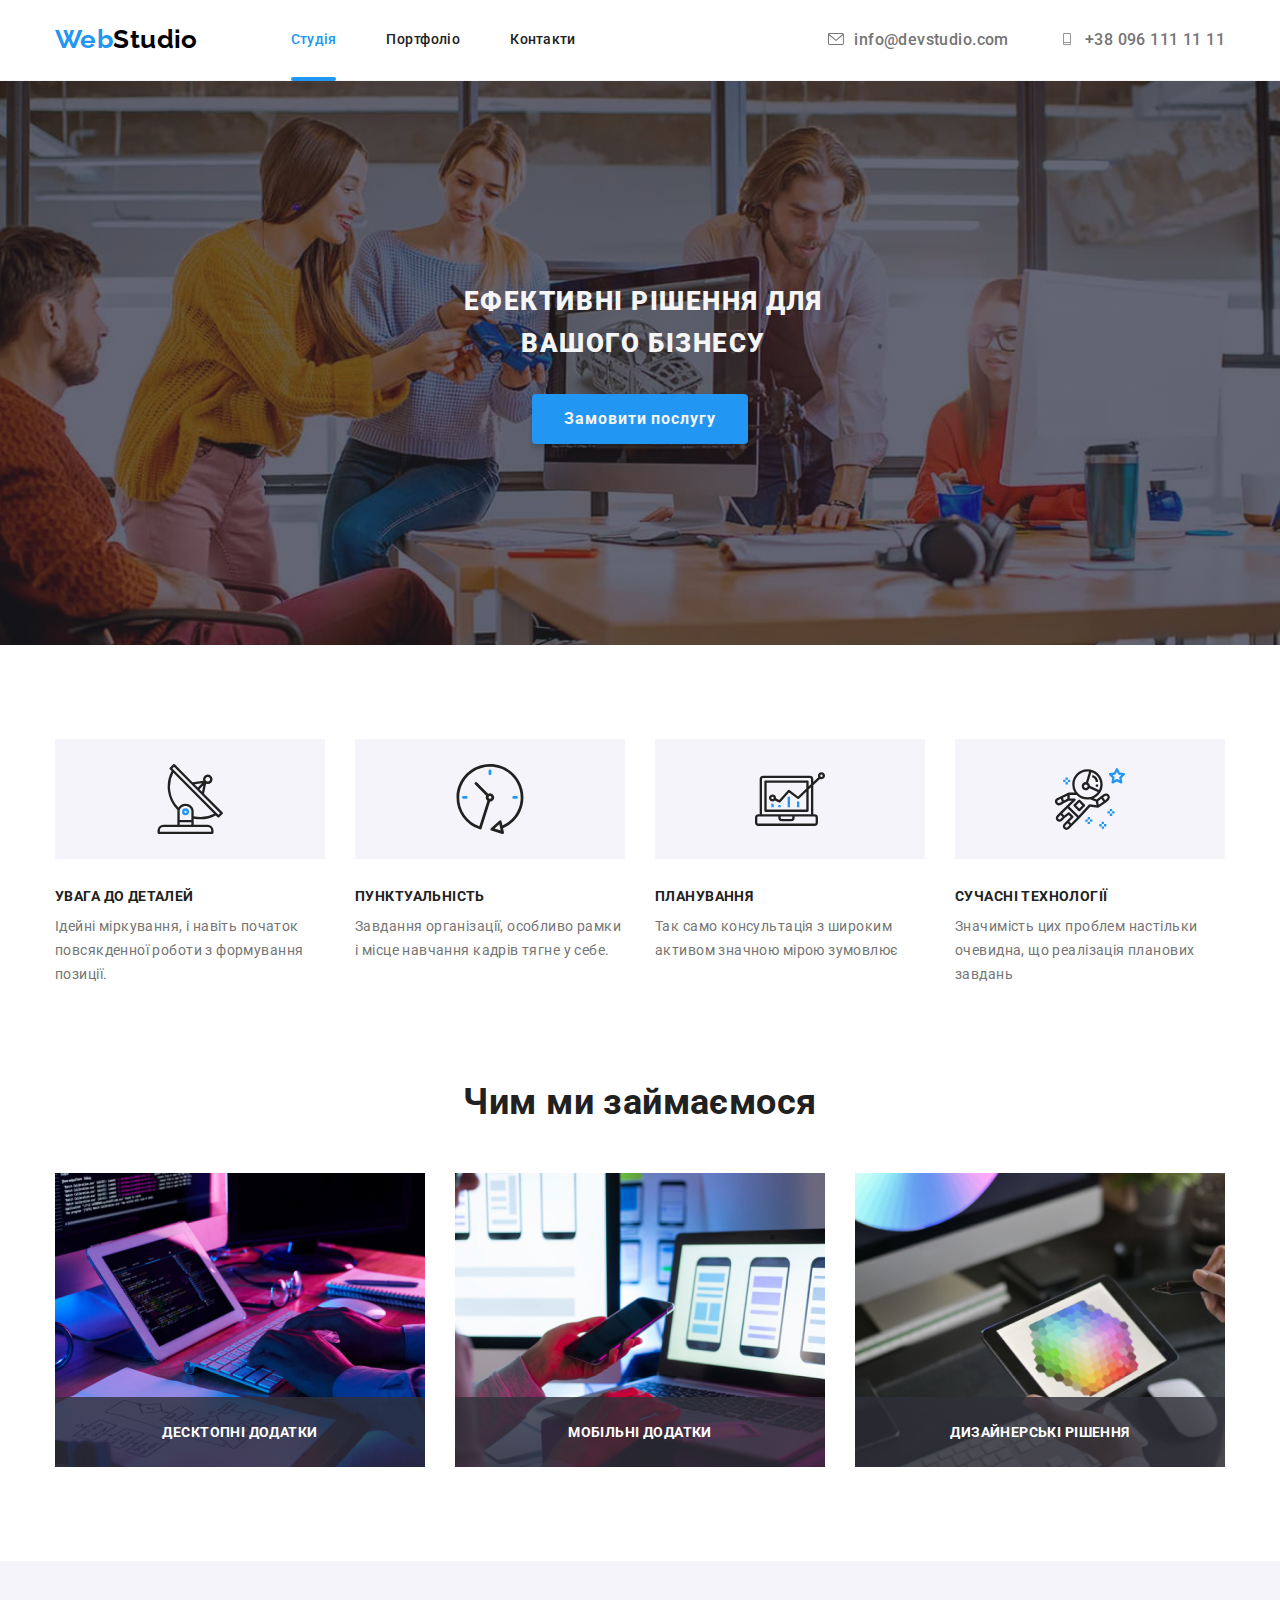
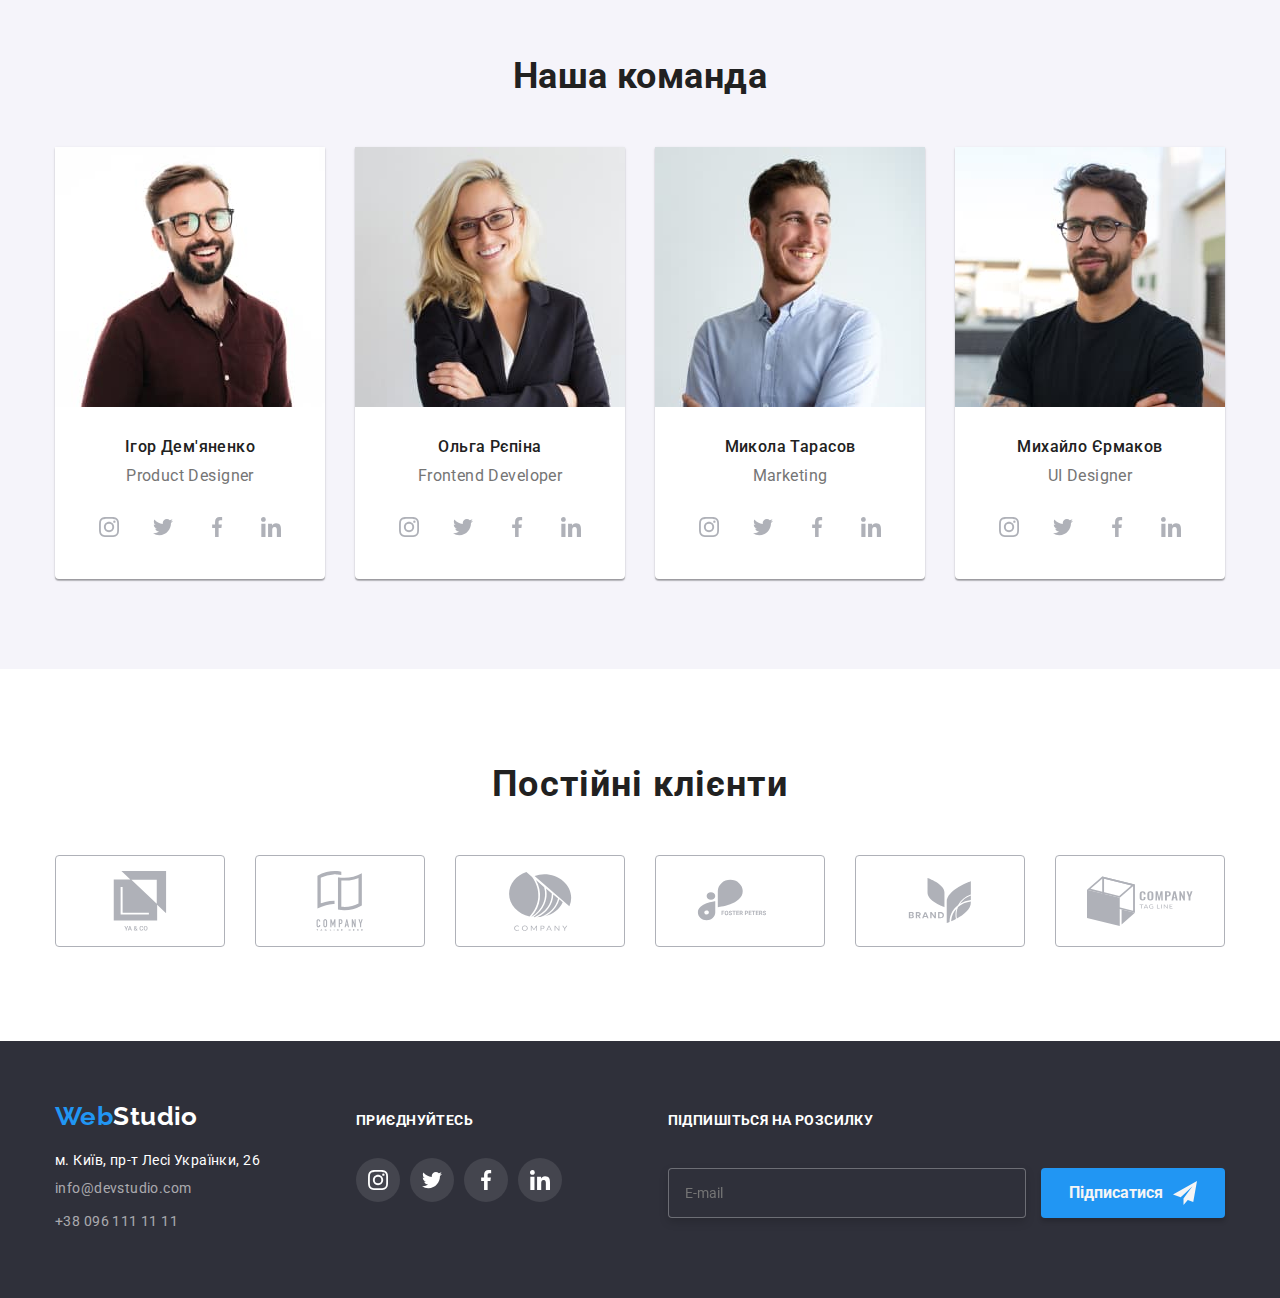
<file: index.html>
<!DOCTYPE html>
<html lang="uk">
  <head>
    <meta charset="UTF-8" />
    <meta http-equiv="X-UA-Compatible" content="IE=edge" />
    <meta name="viewport" content="width=device-width, initial-scale=1.0" />
    <title>Document</title>

    <!-- favicon -->
    <!-- <link rel="apple-touch-icon" sizes="180x180" href="./favicon/" />
    <link
      rel="icon"
      type="image/png"
      sizes="32x32"
      href="./favicon//favicon-32x32.png"
    />
    <link
      rel="icon"
      type="image/png"
      sizes="16x16"
      href="./favicon//favicon-16x16.png"
    />
    <link rel="manifest" href="./favicon//site.webmanifest" /> -->

    <link
      rel="apple-touch-icon"
      sizes="180x180"
      href="./faviconka/apple-touch-icon.png"
    />
    <link
      rel="icon"
      type="image/png"
      sizes="32x32"
      href="./faviconka/favicon-32x32.png"
    />
    <link
      rel="icon"
      type="image/png"
      sizes="16x16"
      href="./faviconka/favicon-16x16.png"
    />
    <link rel="manifest" href="./faviconka/site.webmanifest" />
    <!-- favicon and -->

    <link rel="preconnect" href="https://fonts.googleapis.com" />
    <link rel="preconnect" href="https://fonts.gstatic.com" crossorigin />
    <link
      href="https://fonts.googleapis.com/css2?family=Raleway:wght@700&family=Roboto:wght@400;500;700;900&display=swap"
      rel="stylesheet"
    />
    <link
      rel="stylesheet"
      href="https://cdnjs.cloudflare.com/ajax/libs/modern-normalize/1.1.0/modern-normalize.min.css"
    />

    <link rel="stylesheet" href="./css/main.min.css" />
  </head>
  <body>
    <!------------ header------------>

    <header class="header">
      <div class="container">
        <div class="header-menu__box">
          <nav class="navi-header">
            <a href="./index.html" class="webstudio-logo">
              Web<span class="studio-logo">Studio</span></a
            >

            <ul class="navi-container">
              <li class="studio-after">
                <a href="./index.html" class="studio car-studio">Студія</a>
              </li>
              <li>
                <a href="./portfolio.html" class="portfolio-studio"
                  >Портфоліо</a
                >
              </li>
              <li><a href="./index.html" class="contacts">Контакти</a></li>
            </ul>

            <!-- menu -->

            <button data-menu-button type="button" class="mobil-menu__button">
              <svg
                width="24"
                height="16"
                aria-label="мобільне меню"
                class="mobil-menu-open__icon"
              >
                <use
                  class="mobile-icon__menu"
                  href="./images/spryte.svg#icon-menu_mobile"
                ></use>
              </svg>
              <svg
                width="24"
                height="16"
                aria-label="мобільне меню"
                class="close-icon"
              >
                <use
                  class="mobile-icon__crose"
                  href="./images/spryte.svg#icon-icon-close-mobile"
                ></use>
              </svg>
            </button>
            <div class="menu-mobile" id="menu-mobile" data-menu>
              <ul class="header-menu__mobile">
                <li class="studio-mobile">
                  <a href="./index.html" class="mobile-link car-studio"
                    >Студія</a
                  >
                </li>
                <li class="studio-mobile">
                  <a href="./portfolio.html" class="mobile-link">Портфоліо</a>
                </li>
                <li class="studio-mobile">
                  <a href="./index.html" class="mobile-link">Контакти</a>
                </li>
              </ul>
              <div class="mobile-contakt">
                <ul class="mobile-contakt__list">
                  <li class="tel-menu__mobile">
                    <a href="tel:+380961111111" class="tel-mobile">
                      +38 096 111 11 11</a
                    >
                  </li>
                  <li>
                    <a href="mailto:info@devstudio.com" class="mail-mobile">
                      info@devstudio.com</a
                    >
                  </li>
                </ul>

                <ul class="nav-mobile__list--social">
                  <li class="nav-mobile__link-social">
                    <a
                      href="https://www.instagram.com/"
                      class="nav-mobile__link-social"
                      >Instagram <span class="line-mobile__menu"></span
                    ></a>
                  </li>
                  <li class="nav-mobile__link-social">
                    <a
                      href="https://twitter.com/"
                      class="nav-mobile__link-social"
                      >Twitter <span class="line-mobile__menu"></span
                    ></a>
                  </li>
                  <li class="nav-mobile__link-social">
                    <a
                      href="https://www.facebook.com/"
                      class="nav-mobile__link-social"
                      >Facebook <span class="line-mobile__menu"></span
                    ></a>
                  </li>
                  <li class="nav-mobile__link-social">
                    <a
                      href="https://www.linkedin.com/"
                      class="nav-mobile__link-social"
                      >Linkedin</a
                    >
                  </li>
                </ul>
              </div>
            </div>
          </nav>

          <!-- kontakts -->

          <ul class="header-contacts__link">
            <li class="mail">
              <a href="mailto:info@devstudio.com" class="contact-link">
                <svg class="nav__icon">
                  <use href="./images/spryte.svg#icon-mail-box"></use>
                </svg>
                info@devstudio.com</a
              >
            </li>
            <li>
              <a href="tel:+380961111111" class="contact-link">
                <svg class="nav__icon">
                  <use href="./images/spryte.svg#icon-phoneicon"></use>
                </svg>
                +38 096 111 11 11</a
              >
            </li>
          </ul>
        </div>
      </div>
    </header>

    <!------------- main--------------->

    <main>
      <section class="main-section section">
        <div class="container">
          <div class="overlay">
            <h1 class="main-title">Ефективні рішення для вашого бізнесу</h1>
            <button data-modal-open type="button" class="nav_button">
              <span class="nav-button__title">Замовити послугу</span>
            </button>
          </div>
        </div>
      </section>

      <section class="benefit-section section">
        <div class="container">
          <h2 class="visually-hidden">переваги</h2>

          <ul class="benefits-box">
            <li class="benefits-list">
              <div class="benefits-box__icon">
                <svg class="benefits-icon">
                  <use href="./images/spryte.svg#icon-antena"></use>
                </svg>
              </div>
              <h3 class="benefits-title">УВАГА ДО ДЕТАЛЕЙ</h3>
              <p class="benefits-text">
                Ідейні міркування, і навіть початок повсякденної роботи з
                формування позиції.
              </p>
            </li>
            <li class="benefits-list">
              <div class="benefits-box__icon">
                <svg class="benefits-icon">
                  <use href="./images/spryte.svg#icon-clock-1"></use>
                </svg>
              </div>
              <h3 class="benefits-title">ПУНКТУАЛЬНІСТЬ</h3>
              <p class="benefits-text">
                Завдання організації, особливо рамки і місце навчання кадрів
                тягне у себе.
              </p>
            </li>
            <li class="benefits-list">
              <div class="benefits-box__icon">
                <svg class="benefits-icon">
                  <use href="./images/spryte.svg#icon-diagram-1"></use>
                </svg>
              </div>

              <h3 class="benefits-title">ПЛАНУВАННЯ</h3>
              <p class="benefits-text">
                Так само консультація з широким активом значною мірою зумовлює
              </p>
            </li>
            <li class="benefits-list">
              <div class="benefits-box__icon">
                <svg class="benefits-icon">
                  <use href="./images/spryte.svg#icon-astronaut"></use>
                </svg>
              </div>
              <h3 class="benefits-title">СУЧАСНІ ТЕХНОЛОГІЇ</h3>
              <p class="benefits-text">
                Значимість цих проблем настільки очевидна, що реалізація
                планових завдань
              </p>
            </li>
          </ul>
        </div>
      </section>

      <!------------- work section --------------->

      <section class="work-section section">
        <div class="container">
          <h2 class="sections-title">Чим ми займаємося</h2>
          <ul class="work-section__list">
            <li class="work-section__item">
              <img
                src="./images/zaimaiemos1.jpg"
                alt="компютер"
                width="370"
                height="294"
                class="work-section__img"
              />
              <div class="work-section__article">
                <h2 class="work-section__article--computer">
                  ДЕСКТОПНІ ДОДАТКИ
                </h2>
              </div>
            </li>

            <li class="work-section__item">
              <img
                src="./images/zaimaiemos2.jpg"
                alt="заняття"
                width="370"
                height="294"
                class="work-section__img"
              />
              <div class="work-section__article">
                <h2 class="work-section__article--computer">
                  МОБІЛЬНІ ДОДАТКИ
                </h2>
              </div>
            </li>

            <li class="work-section__item">
              <img
                src="./images/zaimaiemos3.jpg"
                alt="креатив"
                width="370"
                height="294"
                class="work-section__img"
              />
              <div class="work-section__article">
                <h2 class="work-section__article--computer">
                  ДИЗАЙНЕРСЬКІ РІШЕННЯ
                </h2>
              </div>
            </li>
          </ul>
        </div>
      </section>

      <!-- Team section -->

      <section class="team-section section">
        <div class="container">
          <h2 class="sections-title">Наша команда</h2>
          <ul class="team-section__list">
            <li class="team-section__item">
              <picture>
                <source
                  srcset="
                    ./images/ihor-desc1x.jpg 1x,
                    ./images/ihor-desc2x.jpg 2x
                  "
                  media="(min-width:1200px)"
                  type="image/jpg" />
                <source />

                <source
                  srcset="
                    ./images/ihor-tablet1x.jpg 1x,
                    ./images/ihor-tablet2x.jpg 2x
                  "
                  media="(min-width:768px)"
                  type="image/jpg" />
                <source />

                <source
                  srcset="./images/igor1x.jpg 1x, ./images/igor2x.jpg 2x"
                  media="(max-width:767px)"
                  type="image/jpg" />
                <source />

                <img src="./images/igor.jpg" alt="Ігор дем'яненко"
              /></picture>

              <div class="team-section__title">
                <h3 class="team-section__employee">Ігор Дем'яненко</h3>
                <p class="team-section__position" lang="en">Product Designer</p>
                <ul class="team-section__social--list">
                  <li class="team-section__social--item">
                    <a
                      href="https://www.instagram.com/"
                      class="team-section__link"
                    >
                      <svg class="team-section__icon">
                        <use href="./images/spryte.svg#icon-instagram-2"></use>
                      </svg>
                    </a>
                  </li>
                  <li class="team-section__social--item">
                    <a href="https://twitter.com/" class="team-section__link">
                      <svg class="team-section__icon">
                        <use href="./images/spryte.svg#icon-twitter-1"></use>
                      </svg>
                    </a>
                  </li>
                  <li class="team-section__social--item">
                    <a
                      href="https://www.facebook.com/"
                      class="team-section__link"
                    >
                      <svg class="team-section__icon">
                        <use href="./images/spryte.svg#icon-facebook-1"></use>
                      </svg>
                    </a>
                  </li>
                  <li class="team-section__social--item">
                    <a
                      href="https://www.linkedin.com/"
                      class="team-section__link"
                    >
                      <svg class="team-section__icon">
                        <use href="./images/spryte.svg#icon-linkedin-1"></use>
                      </svg>
                    </a>
                  </li>
                </ul>
              </div>
            </li>

            <li class="team-section__item">
              <picture>
                <source
                  srcset="
                    ./images/olha-desc1x.jpg 1x,
                    ./images/olha-desc2x.jpg 2x
                  "
                  media="(min-width:1200px)"
                  type="image/jpg"
                />
                <source />

                <source
                  srcset="
                    ./images/olha-tablet1x.jpg 1x,
                    ./images/olha-tablet2x.jpg 2x
                  "
                  media="(min-width:768px)"
                  type="image/jpg"
                />
                <source />

                <source
                  srcset="./images/olha1x.jpg 1x, ./images/olha2x.jpg 2x"
                  media="(max-width:767px)"
                  type="image/jpg"
                />
                <source />

                <img src="./images/olga.jpg" alt="ольга рєпіна" />
              </picture>

              <div class="team-section__title">
                <h3 class="team-section__employee">Ольга Рєпіна</h3>
                <p class="team-section__position" lang="en">
                  Frontend Developer
                </p>
                <ul class="team-section__social--list">
                  <li class="team-section__social--item">
                    <a
                      href="https://www.instagram.com/"
                      class="team-section__link"
                    >
                      <svg class="team-section__icon">
                        <use href="./images/spryte.svg#icon-instagram-2"></use>
                      </svg>
                    </a>
                  </li>
                  <li class="team-section__social--item">
                    <a href="https://twitter.com/" class="team-section__link">
                      <svg class="team-section__icon">
                        <use href="./images/spryte.svg#icon-twitter-1"></use>
                      </svg>
                    </a>
                  </li>
                  <li class="team-section__social--item">
                    <a
                      href="https://www.facebook.com/"
                      class="team-section__link"
                    >
                      <svg class="team-section__icon">
                        <use href="./images/spryte.svg#icon-facebook-1"></use>
                      </svg>
                    </a>
                  </li>
                  <li class="team-section__social--item">
                    <a
                      href="https://www.linkedin.com/"
                      class="team-section__link"
                    >
                      <svg class="team-section__icon">
                        <use href="./images/spryte.svg#icon-linkedin-1"></use>
                      </svg>
                    </a>
                  </li>
                </ul>
              </div>
            </li>

            <li class="team-section__item">
              <picture>
                <source
                  srcset="
                    ./images/mykola-desc1x.jpg 1x,
                    ./images/mykola-desc2x.jpg 2x
                  "
                  media="(min-width:1200px)"
                  type="image/jpg" />
                <source />

                <source
                  srcset="
                    ./images/mykola-tablet1x.jpg 1x,
                    ./images/mykola-tablet2x.jpg 2x
                  "
                  media="(min-width:768px)"
                  type="image/jpg" />
                <source />

                <source
                  srcset="./images/mykola1x.jpg 1x, ./images/mykola2x.jpg 2x"
                  media="(max-width:767px)"
                  type="image/jpg" />
                <source />

                <img src="./images/mykola.jpg" alt="микола тарасов"
              /></picture>

              <div class="team-section__title">
                <h3 class="team-section__employee">Микола Тарасов</h3>
                <p class="team-section__position" lang="en">Marketing</p>
                <ul class="team-section__social--list">
                  <li class="team-section__social--item">
                    <a
                      href="https://www.instagram.com/"
                      class="team-section__link"
                    >
                      <svg class="team-section__icon">
                        <use href="./images/spryte.svg#icon-instagram-2"></use>
                      </svg>
                    </a>
                  </li>
                  <li class="team-section__social--item">
                    <a href="https://twitter.com/" class="team-section__link">
                      <svg class="team-section__icon">
                        <use href="./images/spryte.svg#icon-twitter-1"></use>
                      </svg>
                    </a>
                  </li>
                  <li class="team-section__social--item">
                    <a
                      href="https://www.facebook.com/"
                      class="team-section__link"
                    >
                      <svg class="team-section__icon">
                        <use href="./images/spryte.svg#icon-facebook-1"></use>
                      </svg>
                    </a>
                  </li>
                  <li class="team-section__social--item">
                    <a
                      href="https://www.linkedin.com/"
                      class="team-section__link"
                    >
                      <svg class="team-section__icon">
                        <use href="./images/spryte.svg#icon-linkedin-1"></use>
                      </svg>
                    </a>
                  </li>
                </ul>
              </div>
            </li>

            <li class="team-section__item">
              <picture>
                <source
                  srcset="
                    ./images/mykhailo-desc1x.jpg 1x,
                    ./images/mykhailo-desc2x.jpg 2x
                  "
                  media="(min-width:1200px)"
                  type="image/jpg" />
                <source />

                <source
                  srcset="
                    ./images/mykhailo-tablet1x.jpg 1x,
                    ./images/mykhailo-tablet2x.jpg 2x
                  "
                  media="(min-width:768px)"
                  type="image/jpg" />
                <source />

                <source
                  srcset="
                    ./images/mykhailo1x.jpg 1x,
                    ./images/mykhailo2x.jpg 2x
                  "
                  media="(max-width:767px)"
                  type="image/jpg" />
                <source />

                <img src="./images/mykhailo.jpg" alt="михайло єрмаков"
              /></picture>

              <div class="team-section__title">
                <h3 class="team-section__employee">Михайло Єрмаков</h3>
                <p class="team-section__position" lang="en">UI Designer</p>
                <ul class="team-section__social--list">
                  <li class="team-section__social--item">
                    <a href="#" class="team-section__link">
                      <svg class="team-section__icon">
                        <use href="./images/spryte.svg#icon-instagram-2"></use>
                      </svg>
                    </a>
                  </li>
                  <li class="team-section__social--item">
                    <a
                      href="https://www.instagram.com/"
                      class="team-section__link"
                    >
                      <svg class="team-section__icon">
                        <use href="./images/spryte.svg#icon-twitter-1"></use>
                      </svg>
                    </a>
                  </li>
                  <li class="team-section__social--item">
                    <a
                      href="https://www.facebook.com/"
                      class="team-section__link"
                    >
                      <svg class="team-section__icon">
                        <use href="./images/spryte.svg#icon-facebook-1"></use>
                      </svg>
                    </a>
                  </li>
                  <li class="team-section__social--item">
                    <a
                      href="https://www.linkedin.com/"
                      class="team-section__link"
                    >
                      <svg class="team-section__icon">
                        <use href="./images/spryte.svg#icon-linkedin-1"></use>
                      </svg>
                    </a>
                  </li>
                </ul>
              </div>
            </li>
          </ul>
        </div>
      </section>

      <!-- company -->

      <section class="section">
        <div class="container">
          <h2 class="sections-title company-section__title">
            Постійні клієнти
          </h2>
          <ul class="section-company">
            <li class="company-section__list">
              <a href="#" class="company-section__link">
                <svg class="company-section__icon">
                  <use href="./images/spryte.svg#icon-client1"></use>
                </svg>
              </a>
            </li>
            <li class="company-section__list">
              <a href="#" class="company-section__link">
                <svg class="company-section__icon">
                  <use href="./images/spryte.svg#icon-client2"></use>
                </svg>
              </a>
            </li>
            <li class="company-section__list">
              <a href="#" class="company-section__link">
                <svg class="company-section__icon">
                  <use href="./images/spryte.svg#icon-client3"></use>
                </svg>
              </a>
            </li>
            <li class="company-section__list">
              <a href="#" class="company-section__link">
                <svg class="company-section__icon">
                  <use href="./images/spryte.svg#icon-client4"></use>
                </svg>
              </a>
            </li>
            <li class="company-section__list">
              <a href="#" class="company-section__link">
                <svg class="company-section__icon">
                  <use href="./images/spryte.svg#icon-client5"></use>
                </svg>
              </a>
            </li>
            <li class="company-section__list">
              <a href="#" class="company-section__link">
                <svg class="company-section__icon">
                  <use href="./images/spryte.svg#icon-client6"></use>
                </svg>
              </a>
            </li>
          </ul>
        </div>
      </section>
    </main>

    <!-----------------footer----------------->

    <footer class="footer">
      <div class="container footer-link__social">
        <div class="box-footer__tablet">
          <div class="footer-box_first">
            <a href="./index.html" class="webstudio-logo">
              Web<span class="footer-logo__studio">Studio</span></a
            >

            <div class="mobile-adres">
              <address class="footer-adres">
                м. Київ, пр-т Лесі Українки, 26
              </address>

              <ul>
                <li class="footer-email">
                  <a
                    href="mailto:info@devstudio.com"
                    class="footer-contacts__link"
                    >info@devstudio.com</a
                  >
                </li>
                <li class="footer-tel">
                  <a href="tel:+380961111111" class="footer-contacts__link"
                    >+38 096 111 11 11</a
                  >
                </li>
              </ul>
            </div>
          </div>
          <div class="footer-mobile__link">
            <h2 class="footer-social__title">ПРИЄДНУЙТЕСЬ</h2>
            <ul class="footer-social__list">
              <li class="footer-social__item">
                <a
                  href="https://www.instagram.com/"
                  class="footer-social__link"
                >
                  <svg class="footer-social__icon">
                    <use href="./images/spryte.svg#icon-instagram-2"></use>
                  </svg>
                </a>
              </li>
              <li class="footer-social__item">
                <a href="https://twitter.com/" class="footer-social__link">
                  <svg class="footer-social__icon">
                    <use href="./images/spryte.svg#icon-twitter-1"></use>
                  </svg>
                </a>
              </li>
              <li class="footer-social__item">
                <a href="https://www.facebook.com/" class="footer-social__link">
                  <svg class="footer-social__icon">
                    <use href="./images/spryte.svg#icon-facebook-1"></use>
                  </svg>
                </a>
              </li>
              <li class="footer-social__item">
                <a href="https://www.linkedin.com/" class="footer-social__link">
                  <svg class="footer-social__icon">
                    <use href="./images/spryte.svg#icon-linkedin-1"></use>
                  </svg>
                </a>
              </li>
            </ul>
          </div>
        </div>

        <!----------------- form subscribe  ----------------->

        <div class="form-footer">
          <h2 class="subscribe-title">Підпишіться на розсилку</h2>
          <form class="subscribe-form">
            <label class="" for="subscribe"></label>

            <input
              class="subscribe-input"
              type="email"
              id="subscribe"
              placeholder="E-mail"
            />

            <button class="subscribe-button" type="submit">
              Підписатися
              <svg class="subscribe-icon">
                <use href="./images/spryte-modal.svg#icon-icon-send"></use>
              </svg>
            </button>
          </form>
        </div>
      </div>
    </footer>

    <!--------------------- modal---------------- -->

    <div class="backdrop is-hidden" data-modal>
      <div class="modal">
        <button data-modal-close class="modal-close" type="button">
          <svg
            class="modal-close__icon"
            width="18"
            height="18"
            viewBox="0 0 18 18"
            fill="none"
            xmlns="http://www.w3.org/2000/svg"
          >
            <path
              d="M15 4.10786L13.8921 3L9.5 7.39214L5.10786 3L4 4.10786L8.39214 8.5L4 12.8921L5.10786 14L9.5 9.60786L13.8921 14L15 12.8921L10.6079 8.5L15 4.10786Z"
            />
          </svg>
        </button>

        <!------------------  form modal-------------------->

        <form class="form-modal">
          <div class="form-field">
            <p class="form-title">Залиште свої дані, ми вам передзвонимо</p>
            <label class="form-lable" for="name"> Ім'я </label>
            <div class="form-input">
              <input
                class="form-input__name"
                type="text"
                name="name"
                id="name"
              />
              <svg class="form-name__icon">
                <use
                  href="./images/spryte-modal.svg#icon-vectir-name-black"
                ></use>
              </svg>
            </div>
          </div>

          <div class="form-field">
            <label class="form-lable" for="tel">Телефон</label>
            <div class="form-input">
              <input class="form-input__name" type="tel" name="tel" id="tel" />
              <svg class="form-name__icon">
                <use href="./images/spryte-modal.svg#icon-phone-vector"></use>
              </svg>
            </div>
          </div>
          <div class="form-field">
            <label class="form-lable" for="mail">Пошта</label>
            <div class="form-input">
              <input
                class="form-input__name"
                type="email"
                name="mail"
                id="mail"
              />
              <svg class="form-name__icon">
                <use href="./images/spryte-modal.svg#icon-mail-vector"></use>
              </svg>
            </div>
          </div>
          <div class="form-field coments">
            <label class="form-lable" for="comment">Коментар</label>
            <div class="form-textarea">
              <textarea
                name="comment"
                id="comment"
                rows="20"
                placeholder="Введіть текст"
              ></textarea>
            </div>
          </div>

          <div class="form-text__policy">
            <label class="label-checkbox">
              <input
                class="form-checkbox"
                type="checkbox"
                name="policy"
                class="c"
              />
              <span class="form-checkbox__icon"> </span>
              Погоджуюся з розсилкою та приймаю
              <a class="form-accept__policy" href="#"> Умови договору</a>
            </label>
          </div>

          <button class="form-button" type="submit">Відправити</button>
        </form>
      </div>
    </div>

    <script src="./js/mobile-menu.js"></script>
    <script src="./js/modal.js"></script>
  </body>
</html>
</file>
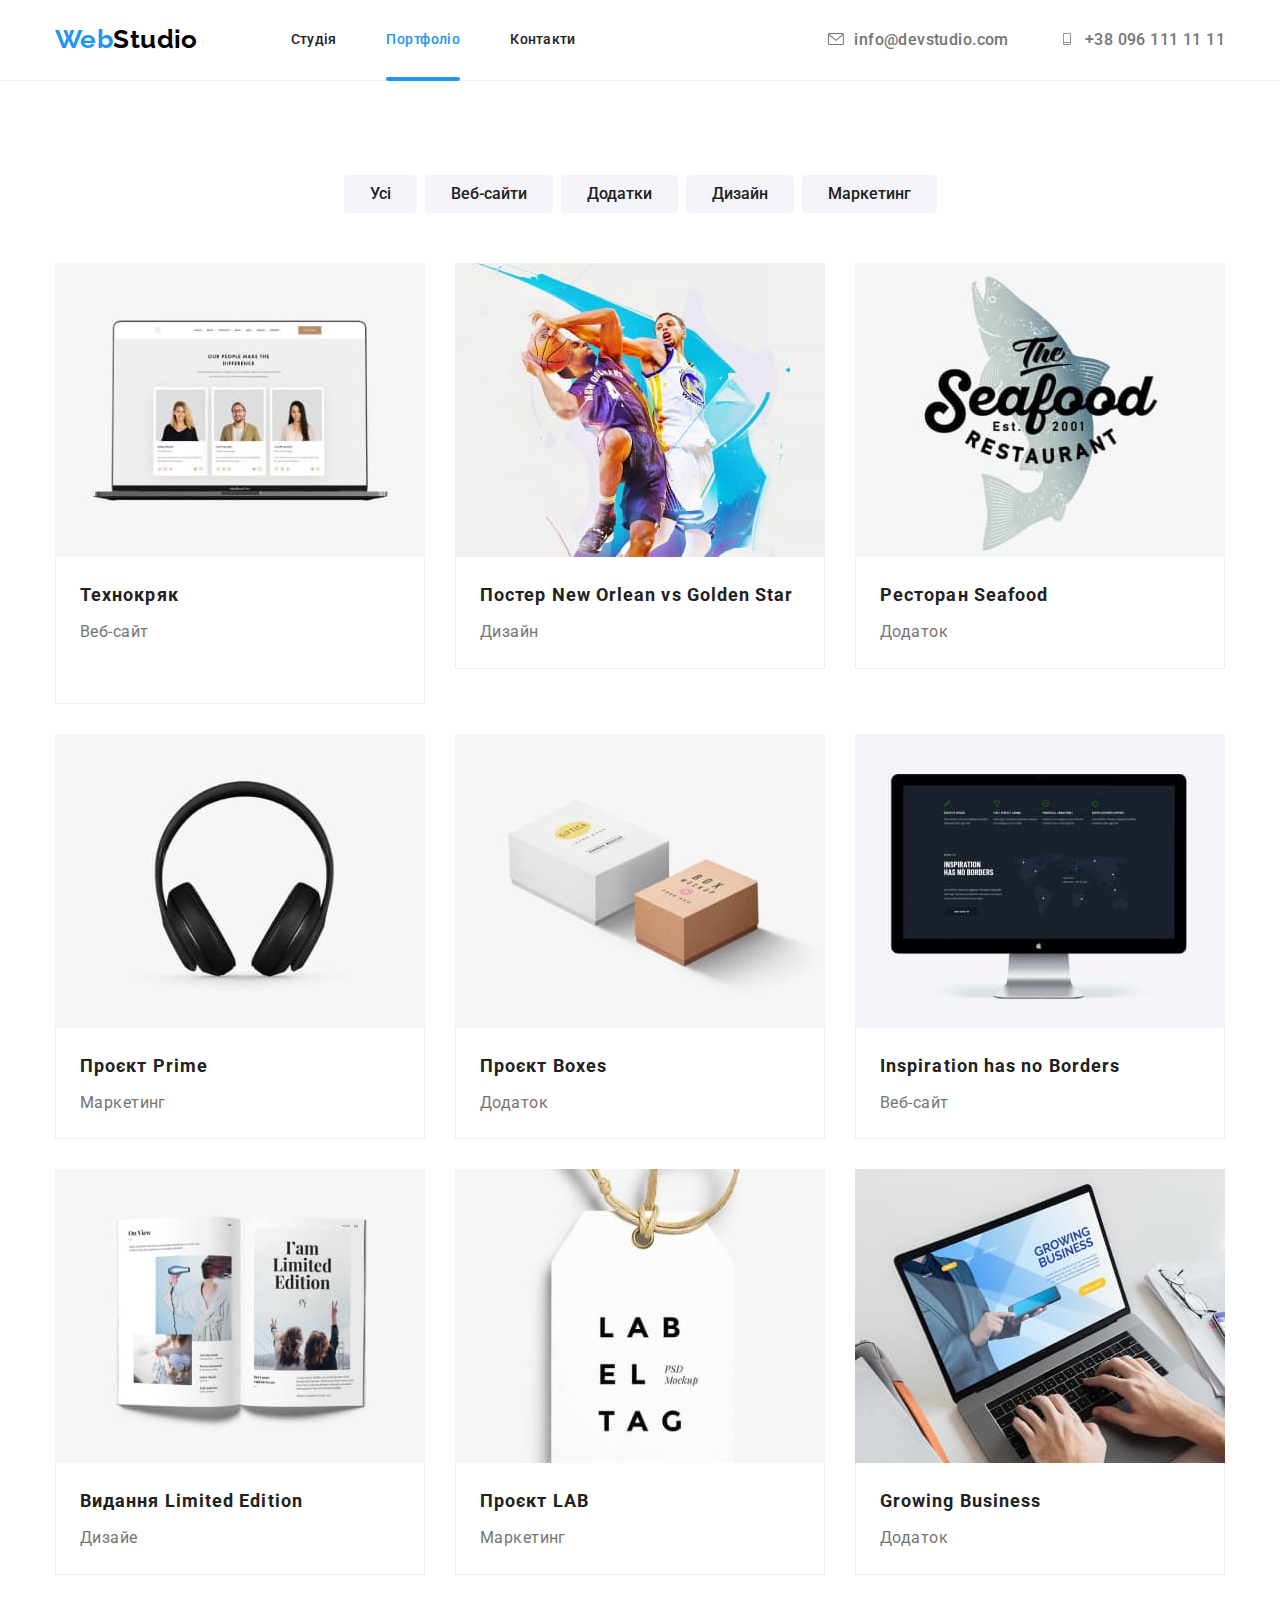
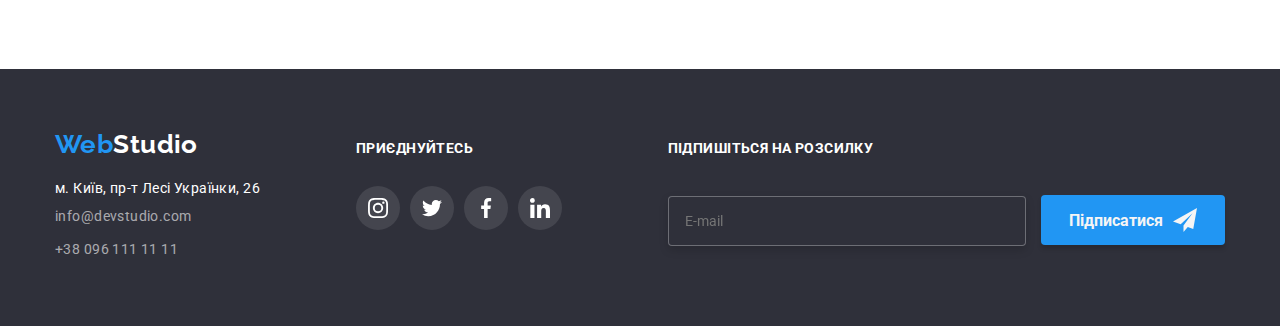
<file: portfolio.html>
<!DOCTYPE html>
<html lang="en">
  <head>
    <meta charset="UTF-8" />
    <meta http-equiv="X-UA-Compatible" content="IE=edge" />
    <meta name="viewport" content="width=device-width, initial-scale=1.0" />
    <title>Document</title>

    <!-- favicon -->
    <!-- <link
      rel="apple-touch-icon"
      sizes="180x180"
      href="./images/apple-touch-icon.png"
    />
    <link
      rel="icon"
      type="image/png"
      sizes="32x32"
      href="./images/favicon-32x32.png"
    />
    <link
      rel="icon"
      type="image/png"
      sizes="16x16"
      href="./images/favicon-16x16.png"
    />
    <link rel="manifest" href="./images/site.webmanifest" /> -->

    <link
      rel="apple-touch-icon"
      sizes="180x180"
      href="./favicon-portfolio/apple-touch-icon.png"
    />
    <link
      rel="icon"
      type="image/png"
      sizes="32x32"
      href="./favicon-portfolio/favicon-32x32.png"
    />
    <link
      rel="icon"
      type="image/png"
      sizes="16x16"
      href="./favicon-portfolio/favicon-16x16.png"
    />
    <link rel="manifest" href="./favicon-portfolio/site.webmanifest" />

    <!-- favicon and -->

    <link rel="preconnect" href="https://fonts.googleapis.com" />
    <link rel="preconnect" href="https://fonts.gstatic.com" crossorigin />
    <link
      href="https://fonts.googleapis.com/css2?family=Raleway:wght@700&family=Roboto:wght@400;500;700;900&display=swap"
      rel="stylesheet"
    />
    <link
      rel="stylesheet"
      href="https://cdnjs.cloudflare.com/ajax/libs/modern-normalize/1.1.0/modern-normalize.min.css"
    />
    <link rel="stylesheet" href="./css/main.min.css" />
  </head>
  <body>
    <header class="header">
      <div class="container">
        <div class="header-menu__box">
          <nav class="navi-header">
            <a href="./index.html" class="webstudio-logo">
              Web<span class="studio-logo">Studio</span></a
            >

            <ul class="navi-container">
              <li>
                <a href="./index.html" class="studio-portfolio">Студія</a>
              </li>
              <li>
                <a href="./portfolio.html" class="portfolio car-portfolio"
                  >Портфоліо</a
                >
              </li>
              <li><a href="./index.html" class="contacts">Контакти</a></li>
            </ul>

            <!-- menu -->

            <button data-menu-button type="button" class="mobil-menu__button">
              <svg
                width="24"
                height="16"
                aria-label="мобільне меню"
                class="mobil-menu-open__icon"
              >
                <use
                  class="mobile-icon__menu"
                  href="./images/spryte.svg#icon-menu_mobile"
                ></use>
              </svg>
              <svg
                width="24"
                height="16"
                aria-label="мобільне меню"
                class="close-icon"
              >
                <use
                  class="mobile-icon__crose"
                  href="./images/spryte.svg#icon-icon-close-mobile"
                ></use>
              </svg>
            </button>
            <div class="menu-mobile" id="menu-mobile" data-menu>
              <ul class="header-menu__mobile">
                <li class="studio-mobile">
                  <a href="./index.html" class="mobile-link">Студія</a>
                </li>
                <li class="studio-mobile">
                  <a href="./portfolio.html" class="mobile-link car-portfolio"
                    >Портфоліо</a
                  >
                </li>
                <li class="studio-mobile">
                  <a href="./index.html" class="mobile-link">Контакти</a>
                </li>
              </ul>
              <div class="mobile-contakt">
                <ul>
                  <li class="tel-menu__mobile">
                    <a href="tel:+380961111111" class="tel-mobile">
                      +38 096 111 11 11</a
                    >
                  </li>
                  <li>
                    <a href="mailto:info@devstudio.com" class="mail-mobile">
                      info@devstudio.com</a
                    >
                  </li>
                </ul>

                <ul class="nav-mobile__list--social">
                  <li class="nav-mobile__link-social">
                    <a href="#" class="nav-mobile__link-social"
                      >Instagram <span class="line-mobile__menu"></span
                    ></a>

                    <!-- <svg class="line-mobile__menu">
                      <use href="./images/Line1.svg"></use>
                    </svg> -->
                  </li>
                  <li class="nav-mobile__link-social">
                    <a href="#" class="nav-mobile__link-social"
                      >Twitter <span class="line-mobile__menu"></span
                    ></a>
                  </li>
                  <li class="nav-mobile__link-social">
                    <a href="#" class="nav-mobile__link-social"
                      >Facebook <span class="line-mobile__menu"></span
                    ></a>
                  </li>
                  <li class="nav-mobile__link-social">
                    <a href="#" class="nav-mobile__link-social">Linkedin</a>
                  </li>
                </ul>
              </div>
            </div>
          </nav>
          <ul class="header-contacts__link">
            <li class="mail">
              <a href="mailto:info@devstudio.com" class="contact-link">
                <svg class="nav__icon">
                  <use href="./images/spryte.svg#icon-mail-box"></use>
                </svg>
                info@devstudio.com</a
              >
            </li>
            <li>
              <a href="tel:+380961111111" class="contact-link">
                <svg class="nav__icon">
                  <use href="./images/spryte.svg#icon-phoneicon"></use>
                </svg>
                +38 096 111 11 11</a
              >
            </li>
          </ul>
        </div>
      </div>
    </header>

    <main>
      <section class="section">
        <div class="container">
          <h1 class="visually-hidden">Проєкт</h1>

          <ul class="projects-button__style">
            <li>
              <button class="button-all" type="button">Усі</button>
            </li>
            <li>
              <button class="button-all" type="button">Веб-сайти</button>
            </li>
            <li>
              <button class="button-all" type="button">Додатки</button>
            </li>
            <li>
              <button class="button-all" type="button">Дизайн</button>
            </li>
            <li>
              <button class="button-all" type="button">Маркетинг</button>
            </li>
          </ul>

          <h2 class="visually-hidden">Приклади робіт</h2>

          <ul class="ul-projects-list">
            <li class="projects-box">
              <a href="#" class="link-projects-box">
                <div class="overlay-tekhno">
                  <picture>
                    <source
                      srcset="
                        ./images/tekhnokriak-desc1x.jpg 1x,
                        ./images/tekhnokriak-desc2x.jpg 2x
                      "
                      media="(min-width:1200px)"
                      type="image/jpg"
                    />
                    <source />

                    <source
                      srcset="
                        ./images/tekhnokriak-tab1x.jpg 1x,
                        ./images/tekhnokriak-tab2x.jpg 2x
                      "
                      media="(min-width:768px)"
                      type="image/jpg"
                    />
                    <source />

                    <source
                      srcset="
                        ./images/tekhnokriak-mob1x.jpg 1x,
                        ./images/tekhnokriak-mob2x.jpg 2x
                      "
                      media="(max-width:767px)"
                      type="image/jpg"
                    />
                    <source />

                    <img src="./images/tekhnokriak.jpg" alt="технокряк" />
                  </picture>

                  <div class="overlay-projects-action">
                    <p class="articl-projects">
                      Ресурс пропонує комплексні пропозиції з різним рівнем
                      функціоналу та сервісів. Все це дозволить відвідувачу
                      отримати вичерпні відомості про компанію чи приватну
                      особу.
                    </p>
                  </div>
                </div>
                <div class="projects-paragraph__title title-tab">
                  <h2 class="projects-title">Технокряк</h2>
                  <p class="projects-paragraf">Веб-сайт</p>
                </div>
              </a>
            </li>

            <li class="projects-box">
              <a href="#" class="link-projects-box">
                <div class="overlay-tekhno">
                  <picture>
                    <source
                      srcset="
                        ./images/poster-desc1x.jpg 1x,
                        ./images/poster-desc2x.jpg 2x
                      "
                      media="(min-width:1200px)"
                      type="image/jpg"
                    />
                    <source />

                    <source
                      srcset="
                        ./images/poster-tab1x.jpg 1x,
                        ./images/poster-tab2x.jpg 2x
                      "
                      media="(min-width:768px)"
                      type="image/jpg"
                    />
                    <source />

                    <source
                      srcset="
                        ./images/poster-mobile1x.jpg 1x,
                        ./images/poster-mobile2x.jpg 2x
                      "
                      media="(max-width:767px)"
                      type="image/jpg"
                    />
                    <source />

                    <img
                      src="./images/poster.jpg"
                      alt="постер New Orlean vs Golden Star"
                    />
                  </picture>

                  <div class="overlay-projects-action">
                    <p class="articl-projects">Слава Україні</p>
                  </div>
                </div>
                <div class="projects-paragraph__title">
                  <h2 class="projects-title">
                    Постер New Orlean vs Golden Star
                  </h2>
                  <p class="projects-paragraf">Дизайн</p>
                </div>
              </a>
            </li>

            <li class="projects-box">
              <a href="#" class="link-projects-box">
                <div class="overlay-tekhno">
                  <picture>
                    <source
                      srcset="
                        ./images/restoran-desc1x.jpg 1x,
                        ./images/restoran-desc2x.jpg 2x
                      "
                      media="(min-width:1200px)"
                      type="image/jpg"
                    />
                    <source />

                    <source
                      srcset="
                        ./images/restoran-tab1x.jpg 1x,
                        ./images/restoran-tab2x.jpg 2x
                      "
                      media="(min-width:768px)"
                      type="image/jpg"
                    />
                    <source />

                    <source
                      srcset="
                        ./images/restoran-mobile1x.jpg 1x,
                        ./images/restoran-mobile2x.jpg 2x
                      "
                      media="(max-width:767px)"
                      type="image/jpg"
                    />
                    <source />

                    <img src="./images/restoran.jpg" alt="ресторан Seafood" />
                  </picture>

                  <div class="overlay-projects-action">
                    <p class="articl-projects">Героям Слава</p>
                  </div>
                </div>
                <div class="projects-paragraph__title">
                  <h2 class="projects-title">Ресторан Seafood</h2>
                  <p class="projects-paragraf">Додаток</p>
                </div>
              </a>
            </li>

            <li class="projects-box">
              <a href="#" class="link-projects-box">
                <div class="overlay-tekhno">
                  <picture>
                    <source
                      srcset="
                        ./images/prime-desc1x.jpg 1x,
                        ./images/prime-desc2x.jpg 2x
                      "
                      media="(min-width:1200px)"
                      type="image/jpg"
                    />
                    <source />

                    <source
                      srcset="
                        ./images/prime-tab1x.jpg 1x,
                        ./images/prime-tab2x.jpg 2x
                      "
                      media="(min-width:768px)"
                      type="image/jpg"
                    />
                    <source />

                    <source
                      srcset="
                        ./images/prime-mobile1x.jpg 1x,
                        ./images/prime-mobile2x.jpg 2x
                      "
                      media="(max-width:767px)"
                      type="image/jpg"
                    />
                    <source />

                    <img src="./images/prime.jpg" alt="проєкт Prime" />
                  </picture>

                  <div class="overlay-projects-action">
                    <p class="articl-projects">Слава Нації</p>
                  </div>
                </div>
                <div class="projects-paragraph__title">
                  <h2 class="projects-title">Проєкт Prime</h2>
                  <p class="projects-paragraf">Маркетинг</p>
                </div>
              </a>
            </li>

            <li class="projects-box">
              <a href="#" class="link-projects-box">
                <div class="overlay-tekhno">
                  <picture>
                    <source
                      srcset="
                        ./images/boxes-desck1x.jpg 1x,
                        ./images/boxes-desc2x.jpg  2x
                      "
                      media="(min-width:1200px)"
                      type="image/jpg"
                    />
                    <source />

                    <source
                      srcset="
                        ./images/boxes-tab1x.jpg 1x,
                        ./images/boxes-tab2x.jpg 2x
                      "
                      media="(min-width:768px)"
                      type="image/jpg"
                    />
                    <source />

                    <source
                      srcset="
                        ./images/boxes-mobile1x.jpg 1x,
                        ./images/boxes-mobile2x.jpg 2x
                      "
                      media="(max-width:767px)"
                      type="image/jpg"
                    />
                    <source />

                    <img src="./images/boxes.jpg" alt="проєкт Boxes" />
                  </picture>

                  <div class="overlay-projects-action">
                    <p class="articl-projects">Смерть Ворогам</p>
                  </div>
                </div>
                <div class="projects-paragraph__title">
                  <h2 class="projects-title">Проєкт Boxes</h2>
                  <p class="projects-paragraf">Додаток</p>
                </div>
              </a>
            </li>

            <li class="projects-box">
              <a href="#" class="link-projects-box">
                <div class="overlay-tekhno">
                  <picture>
                    <source
                      srcset="
                        ./images/borders-desc1x.jpg 1x,
                        ./images/borders-desc2x.jpg 2x
                      "
                      media="(min-width:1200px)"
                      type="image/jpg"
                    />
                    <source />

                    <source
                      srcset="
                        ./images/borders-tab1x.jpg 1x,
                        ./images/borders-tab2x.jpg 2x
                      "
                      media="(min-width:768px)"
                      type="image/jpg"
                    />
                    <source />

                    <source
                      srcset="
                        ./images/borders-mobile1x.jpg 1x,
                        ./images/borders-mobile2x.jpg 2x
                      "
                      media="(max-width:767px)"
                      type="image/jpg"
                    />
                    <source />

                    <img
                      src="./images/borders.jpg"
                      alt="inspiration has no Borders"
                    />
                  </picture>

                  <div class="overlay-projects-action">
                    <p class="articl-projects">Україна</p>
                  </div>
                </div>
                <div class="projects-paragraph__title">
                  <h2 class="projects-title">Inspiration has no Borders</h2>
                  <p class="projects-paragraf">Веб-сайт</p>
                </div>
              </a>
            </li>

            <li class="projects-box">
              <a href="#" class="link-projects-box">
                <div class="overlay-tekhno">
                  <picture>
                    <source
                      srcset="
                        ./images/vydannia-desc1x.jpg 1x,
                        ./images/vydannia-desc2x.jpg 2x
                      "
                      media="(min-width:1200px)"
                      type="image/jpg"
                    />
                    <source />

                    <source
                      srcset="
                        ./images/vydannia-tab1x.jpg 1x,
                        ./images/vydannia-tab2x.jpg 2x
                      "
                      media="(min-width:768px)"
                      type="image/jpg"
                    />
                    <source />

                    <source
                      srcset="
                        ./images/vydannia-mobile1x.jpg 1x,
                        ./images/vydannia-mobile2x.jpg 2x
                      "
                      media="(max-width:767px)"
                      type="image/jpg"
                    />
                    <source />

                    <img
                      src="./images/vydannia.jpg"
                      alt="видання Limited Edition"
                    />
                  </picture>

                  <div class="overlay-projects-action">
                    <p class="articl-projects">Понад Усе</p>
                  </div>
                </div>
                <div class="projects-paragraph__title">
                  <h2 class="projects-title">Видання Limited Edition</h2>
                  <p class="projects-paragraf">Дизайе</p>
                </div>
              </a>
            </li>

            <li class="projects-box">
              <a href="#" class="link-projects-box">
                <div class="overlay-tekhno">
                  <picture>
                    <source
                      srcset="
                        ./images/lab-desc1x.jpg 1x,
                        ./images/lab-desc2x.jpg 2x
                      "
                      media="(min-width:1200px)"
                      type="image/jpg"
                    />
                    <source />

                    <source
                      srcset="
                        ./images/lab-tab1x.jpg 1x,
                        ./images/lab-tab2x.jpg 2x
                      "
                      media="(min-width:768px)"
                      type="image/jpg"
                    />
                    <source />

                    <source
                      srcset="
                        ./images/lab-mobile1x.jpg 1x,
                        ./images/lab-mobile2x.jpg 2x
                      "
                      media="(max-width:767px)"
                      type="image/jpg"
                    />
                    <source />

                    <img src="./images/lab.jpg" alt="проєкт LAB" />
                  </picture>

                  <div class="overlay-projects-action">
                    <p class="articl-projects">putin Huilo</p>
                  </div>
                </div>
                <div class="projects-paragraph__title">
                  <h2 class="projects-title">Проєкт LAB</h2>
                  <p class="projects-paragraf">Маркетинг</p>
                </div>
              </a>
            </li>

            <li class="projects-box">
              <a href="#" class="link-projects-box">
                <div class="overlay-tekhno">
                  <picture>
                    <source
                      srcset="
                        ./images/growing-desc1x.jpg 1x,
                        ./images/growing-desc2x.jpg 2x
                      "
                      media="(min-width:1200px)"
                      type="image/jpg"
                    />
                    <source />

                    <source
                      srcset="
                        ./images/growing-tab1x.jpg 1x,
                        ./images/growing-tab2x.jpg 2x
                      "
                      media="(min-width:768px)"
                      type="image/jpg"
                    />
                    <source />

                    <source
                      srcset="
                        ./images/growing-mobile1x.jpg 1x,
                        ./images/growing-mobile2x.jpg 2x
                      "
                      media="(max-width:767px)"
                      type="image/jpg"
                    />
                    <source />

                    <img src="./images/growing.jpg" alt="growing Business" />
                  </picture>

                  <div class="overlay-projects-action">
                    <p class="articl-projects">rusni pi...da</p>
                  </div>
                </div>
                <div class="projects-paragraph__title">
                  <h2 class="projects-title">Growing Business</h2>
                  <p class="projects-paragraf">Додаток</p>
                </div>
              </a>
            </li>
          </ul>
        </div>
      </section>
    </main>

    <!-- footer -->

    <footer class="footer">
      <div class="container footer-link__social">
        <div class="box-footer__tablet">
          <div class="footer-box_first">
            <a href="./index.html" class="webstudio-logo">
              Web<span class="footer-logo__studio">Studio</span></a
            >

            <div class="mobile-adres">
              <address class="footer-adres">
                м. Київ, пр-т Лесі Українки, 26
              </address>

              <ul>
                <li class="footer-email">
                  <a
                    href="mailto:info@devstudio.com"
                    class="footer-contacts__link"
                    >info@devstudio.com</a
                  >
                </li>
                <li class="footer-tel">
                  <a href="tel:+380961111111" class="footer-contacts__link"
                    >+38 096 111 11 11</a
                  >
                </li>
              </ul>
            </div>
          </div>
          <div class="footer-mobile__link">
            <h2 class="footer-social__title">ПРИЄДНУЙТЕСЬ</h2>
            <ul class="footer-social__list">
              <li class="footer-social__item">
                <a href="#" class="footer-social__link">
                  <svg class="footer-social__icon">
                    <use href="./images/spryte.svg#icon-instagram-2"></use>
                  </svg>
                </a>
              </li>
              <li class="footer-social__item">
                <a href="#" class="footer-social__link">
                  <svg class="footer-social__icon">
                    <use href="./images/spryte.svg#icon-twitter-1"></use>
                  </svg>
                </a>
              </li>
              <li class="footer-social__item">
                <a href="#" class="footer-social__link">
                  <svg class="footer-social__icon">
                    <use href="./images/spryte.svg#icon-facebook-1"></use>
                  </svg>
                </a>
              </li>
              <li class="footer-social__item">
                <a href="#" class="footer-social__link">
                  <svg class="footer-social__icon">
                    <use href="./images/spryte.svg#icon-linkedin-1"></use>
                  </svg>
                </a>
              </li>
            </ul>
          </div>
        </div>

        <!----------------- form subscribe  ----------------->

        <div class="form-footer">
          <h2 class="subscribe-title">Підпишіться на розсилку</h2>
          <form class="subscribe-form">
            <label class="" for="subscribe"></label>

            <input
              class="subscribe-input"
              type="email"
              id="subscribe"
              placeholder="E-mail"
            />

            <button class="subscribe-button" type="submit">
              Підписатися
              <svg class="subscribe-icon">
                <use href="./images/spryte-modal.svg#icon-icon-send"></use>
              </svg>
            </button>
          </form>
        </div>
      </div>
    </footer>
    <script src="./js/mobile-menu.js"></script>
    <script src="./js/modal.js"></script>
  </body>
</html>
</file>
<file: css/main.min.css>
:root{--primary-text-color: #212121;--title-text-color: #f5f5f5;--paragraf-color: #757575;--accent-color: #000000;--background-color: #2196f3;--background-title-color: #2f303a;--background-teams-color: #f5f4fa;--white-color: #ffffff;--border-proects: #eeeeee}.visually-hidden{position:absolute;width:1px;height:1px;margin:-1px;border:0;padding:0;white-space:nowrap;-webkit-clip-path:inset(100%);clip-path:inset(100%);clip:rect(0 0 0 0);overflow:hidden}body{background-color:var(--white-color);color:var(--primary-text-color);font-family:"Roboto";font-size:14px;letter-spacing:.03em}.body.modal-open{overflow:hidden}.container{margin-right:auto;margin-left:auto;padding:0 15px}@media screen and (max-width: 767px){.container{width:100%;background-color:var(background-teams-color)}}@media screen and (min-width: 768px){.container{width:768px}}@media screen and (min-width: 1200px){.container{width:1200px}}html{-webkit-box-sizing:border-box;box-sizing:border-box}*,*::before *::after{-webkit-box-sizing:inherit;box-sizing:inherit}h1,h2,h3,ul,p{padding:0;margin:0}li{list-style-type:none}ul{text-decoration:none}img{display:block;max-width:100%;height:auto}.section{padding:94px 0}@media screen and (max-width: 768px){.section{width:100%;padding:60px 0}}@media screen and (max-width: 767px){.section{width:100%}}.studio-logo{font-weight:700;font-size:26px;color:var(--accent-color)}.header-menu{border-bottom-width:1px;border-bottom-style:solid;border-bottom-color:var(--title-text-color)}.main-title{font-weight:900;font-size:44px;line-height:1.36;letter-spacing:.06em;text-transform:uppercase;color:var(--title-text-color);width:696px;margin:0 auto;margin-bottom:30px}@media screen and (max-width: 767px){.main-title{width:100%;height:84px;margin-bottom:30px;font-family:"Roboto";font-style:normal;font-weight:900;font-size:26px;line-height:1.61;text-align:center;letter-spacing:.06em;text-transform:uppercase;color:#fff;margin-top:0}}@media screen and (max-width: 768px){.main-title{margin-top:0;font-size:26px;line-height:1.6}}@media screen and (min-width: 768px){.main-title{margin-top:0;font-size:26px;line-height:1.6;padding-right:131px;padding-left:137px}}.main-section{max-width:1600px;padding:118px 0;margin-left:auto;margin-right:auto;-webkit-box-align:center;-ms-flex-align:center;align-items:center;background-image:-webkit-gradient(linear, left top, right top, from(rgba(47, 48, 58, 0.4)), to(rgba(47, 48, 58, 0.4))),url(../images/Header1x.jpg);background-image:linear-gradient(to right, rgba(47, 48, 58, 0.4), rgba(47, 48, 58, 0.4)),url(../images/Header1x.jpg);background-repeat:no-repeat;background-size:cover;background-position:center}@media(min-device-pixel-ratio: 2),(-webkit-min-device-pixel-ratio: 2),(min-resolution: 192dpi),(min-resolution: 2dppx){.main-section{background-image:-webkit-gradient(linear, left top, right top, from(rgba(47, 48, 58, 0.4)), to(rgba(47, 48, 58, 0.4))),url("../images/Header@2x.jpg");background-image:linear-gradient(to right, rgba(47, 48, 58, 0.4), rgba(47, 48, 58, 0.4)),url("../images/Header@2x.jpg")}}@media screen and (min-width: 768px){.main-section{background-image:-webkit-gradient(linear, left top, right top, from(rgba(47, 48, 58, 0.4)), to(rgba(47, 48, 58, 0.4))),url("../images/Header1xtablet.jpg");background-image:linear-gradient(to right, rgba(47, 48, 58, 0.4), rgba(47, 48, 58, 0.4)),url("../images/Header1xtablet.jpg")}}@media screen and (min-width: 768px)and (min-device-pixel-ratio: 2),screen and (min-width: 768px)and (-webkit-min-device-pixel-ratio: 2),screen and (min-width: 768px)and (min-resolution: 192dpi),screen and (min-width: 768px)and (min-resolution: 2dppx){.main-section{background-image:-webkit-gradient(linear, left top, right top, from(rgba(47, 48, 58, 0.4)), to(rgba(47, 48, 58, 0.4))),url("../images/Header2xtablet.jpg");background-image:linear-gradient(to right, rgba(47, 48, 58, 0.4), rgba(47, 48, 58, 0.4)),url("../images/Header2xtablet.jpg")}}@media screen and (min-width: 1200px){.main-section{padding:200px 0;background-image:-webkit-gradient(linear, left top, right top, from(rgba(47, 48, 58, 0.4)), to(rgba(47, 48, 58, 0.4))),url("../images/fone-img.jpg");background-image:linear-gradient(to right, rgba(47, 48, 58, 0.4), rgba(47, 48, 58, 0.4)),url("../images/fone-img.jpg")}}@media screen and (min-width: 1200px)and (min-device-pixel-ratio: 2),screen and (min-width: 1200px)and (-webkit-min-device-pixel-ratio: 2),screen and (min-width: 1200px)and (min-resolution: 192dpi),screen and (min-width: 1200px)and (min-resolution: 2dppx){.main-section{background-image:-webkit-gradient(linear, left top, right top, from(rgba(47, 48, 58, 0.4)), to(rgba(47, 48, 58, 0.4))),url("../images/header-descktop2x.jpg");background-image:linear-gradient(to right, rgba(47, 48, 58, 0.4), rgba(47, 48, 58, 0.4)),url("../images/header-descktop2x.jpg")}}@media screen and (max-width: 480px){.overlay{width:100%;height:164px;margin:auto}}@media screen and (min-width: 768px){.overlay{height:164px}}.sections-title{line-height:1.17;font-size:36px;color:var(--primary-text-color);margin-bottom:50px;text-align:center}@media screen and (max-width: 480px){.sections-title{margin-top:20px}}.footer{background-color:var(--background-title-color);margin-top:0;padding:60px 0}@media screen and (max-width: 767px){.footer{width:100%;display:-webkit-box;display:-ms-flexbox;display:flex;-webkit-box-orient:vertical;-webkit-box-direction:normal;-ms-flex-direction:column;flex-direction:column}}.contacts-footer{display:block}.footer-adres{font-style:normal;color:var(--white-color);display:block;margin-bottom:9px}.footer-logo__studio{color:var(--white-color)}.footer-contacts__link{text-decoration:none;line-height:1.7;color:rgba(255,255,255,.6);-webkit-transition-property:var(--background-color);transition-property:var(--background-color);-webkit-transition-duration:250ms;transition-duration:250ms;-webkit-transition-timing-function:cubic-bezier(0.4, 0, 0.2, 1);transition-timing-function:cubic-bezier(0.4, 0, 0.2, 1)}.footer-contacts__link:hover,.footer-contacts__link:focus{color:var(--background-color)}.footer-email{display:block;margin-bottom:9px;-webkit-transition-property:var(--background-color);transition-property:var(--background-color);-webkit-transition-duration:250ms;transition-duration:250ms;-webkit-transition-timing-function:cubic-bezier(0.4, 0, 0.2, 1);transition-timing-function:cubic-bezier(0.4, 0, 0.2, 1)}.footer-tel{display:block;margin:0;-webkit-transition-property:var(--background-color);transition-property:var(--background-color);-webkit-transition-duration:250ms;transition-duration:250ms;-webkit-transition-timing-function:cubic-bezier(0.4, 0, 0.2, 1);transition-timing-function:cubic-bezier(0.4, 0, 0.2, 1)}.button-all{min-height:38px;font-weight:500;font-family:inherit;font-size:16px;padding:6px 22px;color:var(--primary-text-color);background:var(--background-teams-color);border:4px solid rgba(0,0,0,0);cursor:pointer;border-radius:4px;-webkit-transition-property:background-color,color,-webkit-box-shadow;transition-property:background-color,color,-webkit-box-shadow;transition-property:background-color,color,box-shadow;transition-property:background-color,color,box-shadow,-webkit-box-shadow;-webkit-transition-duration:250ms;transition-duration:250ms;-webkit-transition-timing-function:cubic-bezier(0.4, 0, 0.2, 1);transition-timing-function:cubic-bezier(0.4, 0, 0.2, 1)}.button-all:hover,.button-all:focus{background-color:var(--background-color);color:var(--white-color);-webkit-box-shadow:0px 3px 1px rgba(0,0,0,.1),0px 1px 2px rgba(0,0,0,.08),0px 2px 2px rgba(0,0,0,.12);box-shadow:0px 3px 1px rgba(0,0,0,.1),0px 1px 2px rgba(0,0,0,.08),0px 2px 2px rgba(0,0,0,.12)}@media screen and (max-width: 767px){.footer-link__social{display:-webkit-box;display:-ms-flexbox;display:flex;-webkit-box-orient:vertical;-webkit-box-direction:normal;-ms-flex-direction:column;flex-direction:column;-webkit-box-pack:center;-ms-flex-pack:center;justify-content:center;-webkit-box-align:center;-ms-flex-align:center;align-items:center}}@media screen and (min-width: 1200px){.footer-link__social{display:-webkit-box;display:-ms-flexbox;display:flex;-webkit-box-align:baseline;-ms-flex-align:baseline;align-items:baseline;-webkit-box-pack:justify;-ms-flex-pack:justify;justify-content:space-between}}.footer-social__title{color:var(--white-color);font-weight:700;font-size:14px;line-height:16px;letter-spacing:.03em;text-transform:uppercase;margin-bottom:30px}@media screen and (max-width: 767px){.footer-social__title{display:-webkit-box;display:-ms-flexbox;display:flex;-webkit-box-orient:vertical;-webkit-box-direction:normal;-ms-flex-direction:column;flex-direction:column;-webkit-box-pack:center;-ms-flex-pack:center;justify-content:center;-webkit-box-align:center;-ms-flex-align:center;align-items:center}}@media screen and (max-width: 767px){.mobile-adres{display:-webkit-box;display:-ms-flexbox;display:flex;-webkit-box-orient:vertical;-webkit-box-direction:normal;-ms-flex-direction:column;flex-direction:column;-webkit-box-pack:center;-ms-flex-pack:center;justify-content:center;-webkit-box-align:center;-ms-flex-align:center;align-items:center}}.footer-social__list{display:-webkit-box;display:-ms-flexbox;display:flex;gap:10px;-webkit-box-pack:center;-ms-flex-pack:center;justify-content:center}.footer-social__item{display:inline-block;-webkit-box-align:center;-ms-flex-align:center;align-items:center}.footer-social__icon{width:20px;height:20px;fill:currentColor}.footer-social__link{display:-webkit-box;display:-ms-flexbox;display:flex;-webkit-box-pack:center;-ms-flex-pack:center;justify-content:center;-webkit-box-align:center;-ms-flex-align:center;align-items:center;padding:12px;border-radius:50%;text-decoration:none;background:rgba(255,255,255,.1);color:var(--white-color);-webkit-transition-property:var(--background-color);transition-property:var(--background-color);-webkit-transition-duration:250ms;transition-duration:250ms;-webkit-transition-timing-function:cubic-bezier(0.4, 0, 0.2, 1);transition-timing-function:cubic-bezier(0.4, 0, 0.2, 1)}.footer-social__link:hover,.footer-social__link:focus{background-color:var(--background-color);color:var(--white-color)}.footer-box_first{min-width:231px}@media screen and (max-width: 767px){.footer-box_first{display:-webkit-box;display:-ms-flexbox;display:flex;-webkit-box-orient:vertical;-webkit-box-direction:normal;-ms-flex-direction:column;flex-direction:column;margin-bottom:60px}}.box-footer__tablet{display:-webkit-box;display:-ms-flexbox;display:flex;-webkit-box-align:baseline;-ms-flex-align:baseline;align-items:baseline}@media screen and (max-width: 767px){.box-footer__tablet{display:block}}@media screen and (min-width: 768px)and (max-width: 1200px){.box-footer__tablet{display:-webkit-box;display:-ms-flexbox;display:flex;-ms-flex-pack:distribute;justify-content:space-around;margin-bottom:60px}}.footer-mobile__link{margin-left:70px}@media screen and (max-width: 767px){.footer-mobile__link{display:-webkit-box;display:-ms-flexbox;display:flex;-webkit-box-orient:vertical;-webkit-box-direction:normal;-ms-flex-direction:column;flex-direction:column;margin-left:0;margin-bottom:60px}}@media screen and (max-width: 1200px){.footer-mobile__link{text-align:center}}@media screen and (max-width: 767px){.form-footer{display:-webkit-box;display:-ms-flexbox;display:flex;-webkit-box-orient:vertical;-webkit-box-direction:normal;-ms-flex-direction:column;flex-direction:column;-webkit-box-pack:center;-ms-flex-pack:center;justify-content:center;-webkit-box-align:center;-ms-flex-align:center;align-items:center}}@media screen and (max-width: 767px){.subscribe-form{display:-webkit-box;display:-ms-flexbox;display:flex;-webkit-box-orient:vertical;-webkit-box-direction:normal;-ms-flex-direction:column;flex-direction:column;-webkit-box-pack:center;-ms-flex-pack:center;justify-content:center;-webkit-box-align:center;-ms-flex-align:center;align-items:center}}@media screen and (max-width: 1199px){.subscribe-form{display:-webkit-box;display:-ms-flexbox;display:flex;-webkit-box-orient:vertical;-webkit-box-direction:normal;-ms-flex-direction:column;flex-direction:column;-webkit-box-align:center;-ms-flex-align:center;align-items:center;-webkit-box-pack:center;-ms-flex-pack:center;justify-content:center;gap:20px}}.subscribe-title{font-weight:700;font-size:14px;line-height:16px;letter-spacing:.03em;text-transform:uppercase;color:var(--white-color)}@media screen and (max-width: 1200px){.subscribe-title{text-align:center}}@media screen and (min-width: 1200px){.subscribe-title{margin-bottom:20px}}.subscribe-input{display:-webkit-inline-box;display:-ms-inline-flexbox;display:inline-flex;width:300px;height:50px;padding:16px;padding-right:0;color:var(--white-color);border:1px solid rgba(255,255,255,.3);-webkit-filter:drop-shadow(0px 4px 4px rgba(0, 0, 0, 0.15));filter:drop-shadow(0px 4px 4px rgba(0, 0, 0, 0.15));border-radius:4px;background-color:var(--background-title-color)}@media screen and (max-width: 767px){.subscribe-input{margin-bottom:20px;width:450px}}@media screen and (max-width: 479px){.subscribe-input{width:300px}}@media screen and (min-width: 768px){.subscribe-input{margin-bottom:20px;width:450px}}@media screen and (min-width: 1200px){.subscribe-input{display:-webkit-inline-box;display:-ms-inline-flexbox;display:inline-flex;margin-top:20px;width:358px;height:50px;padding:16px;padding-right:0;color:var(--white-color);border:1px solid rgba(255,255,255,.3);-webkit-filter:drop-shadow(0px 4px 4px rgba(0, 0, 0, 0.15));filter:drop-shadow(0px 4px 4px rgba(0, 0, 0, 0.15));border-radius:4px;background-color:var(--background-title-color)}}.subscribe-button{display:-webkit-inline-box;display:-ms-inline-flexbox;display:inline-flex;-webkit-box-align:center;-ms-flex-align:center;align-items:center;-webkit-box-pack:center;-ms-flex-pack:center;justify-content:center;height:50px;margin-left:12px;padding:10px 28px;font-weight:700;font-size:16px;line-height:1.87px;color:var(--title-text-color);background:var(--background-color);-webkit-box-shadow:0px 4px 4px rgba(0,0,0,.15);box-shadow:0px 4px 4px rgba(0,0,0,.15);border-radius:4px;border:hidden;cursor:pointer;text-align:center;-webkit-transition-property:backround-color,color;transition-property:backround-color,color;-webkit-transition-duration:250ms;transition-duration:250ms;-webkit-transition-timing-function:cubic-bezier(0.4, 0, 0.2, 1);transition-timing-function:cubic-bezier(0.4, 0, 0.2, 1)}.subscribe-button:hover,.subscribe-button:focus{background:var(--title-text-color);color:var(--background-color)}.subscribe-icon{width:24px;height:24px;margin-left:10px;fill:currentColor}.studio-logo{font-weight:700;font-size:26px;color:var(--accent-color)}.footer-logo__studio{color:var(--white-color)}.webstudio-logo{font-family:"Raleway";font-weight:700;font-size:26px;line-height:1.2;text-decoration:none;margin-right:93px;color:var(--background-color);display:block;-webkit-transition-property:var(--background-color);transition-property:var(--background-color);-webkit-transition-duration:250ms;transition-duration:250ms;-webkit-transition-timing-function:cubic-bezier(0.4, 0, 0.2, 1);transition-timing-function:cubic-bezier(0.4, 0, 0.2, 1)}@media screen and (max-width: 767px){.webstudio-logo{-ms-flex-line-pack:center;align-content:center}}.footer .webstudio-logo{margin-right:0;margin-bottom:20px;-webkit-transition-property:var(--background-color);transition-property:var(--background-color);-webkit-transition-duration:250ms;transition-duration:250ms;-webkit-transition-timing-function:cubic-bezier(0.4, 0, 0.2, 1);transition-timing-function:cubic-bezier(0.4, 0, 0.2, 1)}@media screen and (max-width: 767px){.footer .webstudio-logo{display:-webkit-box;display:-ms-flexbox;display:flex;-webkit-box-pack:center;-ms-flex-pack:center;justify-content:center;-webkit-box-align:center;-ms-flex-align:center;align-items:center}}.backdrop{position:fixed;top:0;left:0;width:100%;height:100%;background:rgba(0,0,0,.2);-webkit-transition-property:opacity,visibility;transition-property:opacity,visibility;-webkit-transition-duration:250ms;transition-duration:250ms;-webkit-transition-timing-function:ease;transition-timing-function:ease}@media screen and (max-width: 767px){.backdrop{min-width:95%;overflow-y:scroll;margin:0 auto;z-index:4}}@media screen and (max-width: 1200px){.backdrop{min-height:609px;overflow-y:scroll;z-index:5}}.backdrop.is-hidden{opacity:0;pointer-events:none;-webkit-transform:ease;transform:ease;visibility:hidden}.modal{position:absolute;top:50%;left:50%;-webkit-transform:translate(-50%, -50%);transform:translate(-50%, -50%);width:528px;background:var(--white-color);-webkit-box-shadow:0px 1px 3px rgba(0,0,0,.12),0px 1px 1px rgba(0,0,0,.14),0px 2px 1px rgba(0,0,0,.2);box-shadow:0px 1px 3px rgba(0,0,0,.12),0px 1px 1px rgba(0,0,0,.14),0px 2px 1px rgba(0,0,0,.2);border-radius:4px}@media screen and (max-width: 767px){.modal{width:95%}}@media screen and (max-width: 479px){.modal{width:95%}}.modal-close{position:absolute;display:-webkit-box;display:-ms-flexbox;display:flex;width:30px;height:30px;-webkit-box-pack:center;-ms-flex-pack:center;justify-content:center;-webkit-box-align:center;-ms-flex-align:center;align-items:center;top:8px;right:8px;cursor:pointer;background:var(--white-color);border:1px solid rgba(0,0,0,.1);border-radius:50%;-webkit-transition-property:var(--background-color);transition-property:var(--background-color);-webkit-transition-duration:250ms;transition-duration:250ms;-webkit-transition-timing-function:scale(0.4, 0, 0.2, 1);transition-timing-function:scale(0.4, 0, 0.2, 1)}.modal-close:hover{color:var(--background-color)}.modal-close__icon{fill:currentColor}textarea{display:block;resize:none;width:100%;height:120px;padding:8px;border-radius:4px;outline:none;border:1px solid rgba(33,33,33,.2);-webkit-transition-property:var(--background-color);transition-property:var(--background-color);-webkit-transition-duration:250ms;transition-duration:250ms;-webkit-transition-timing-function:cubic-bezier(0.4, 0, 0.2, 1);transition-timing-function:cubic-bezier(0.4, 0, 0.2, 1)}@media screen and (max-width: 479px){textarea{width:100%}}.form-modal{width:528px;border:1px solid rgba(33,33,33,.2);border-radius:4px;padding:40px}@media screen and (max-width: 767px){.form-modal{width:100%}}.form-title{font-weight:700;font-size:20px;line-height:1.15;text-align:center;margin-bottom:10px;letter-spacing:.03em;color:var(--primary-text-color)}@media screen and (max-width: 479px){.form-title{margin-left:0;font-size:10px;text-align:left}}.form-field{width:100%;margin-bottom:10px;display:-webkit-box;display:-ms-flexbox;display:flex;-webkit-box-orient:vertical;-webkit-box-direction:normal;-ms-flex-direction:column;flex-direction:column;font-size:12px;line-height:1.16;letter-spacing:.01em;color:var(--paragraf-color)}.form-lable{margin-bottom:4px}.form-input{position:relative;display:inline}@media screen and (max-width: 767px){.form-input__name{width:100%;height:40px;padding-left:30px;border:1px solid rgba(33,33,33,.2);border-radius:4px;-webkit-transition-property:var(--background-color);transition-property:var(--background-color);-webkit-transition-duration:250ms;transition-duration:250ms;-webkit-transition-timing-function:cubic-bezier(0.4, 0, 0.2, 1);transition-timing-function:cubic-bezier(0.4, 0, 0.2, 1);outline:none}}@media screen and (min-width: 1200px){.form-input__name{width:100%;height:40px;padding-left:30px;border:1px solid rgba(33,33,33,.2);border-radius:4px;-webkit-transition-property:var(--background-color);transition-property:var(--background-color);-webkit-transition-duration:250ms;transition-duration:250ms;-webkit-transition-timing-function:cubic-bezier(0.4, 0, 0.2, 1);transition-timing-function:cubic-bezier(0.4, 0, 0.2, 1);outline:none}}@media screen and (min-width: 768px){.form-input__name{width:100%;height:40px;padding-left:30px;border:1px solid rgba(33,33,33,.2);border-radius:4px;-webkit-transition-property:var(--background-color);transition-property:var(--background-color);-webkit-transition-duration:250ms;transition-duration:250ms;-webkit-transition-timing-function:cubic-bezier(0.4, 0, 0.2, 1);transition-timing-function:cubic-bezier(0.4, 0, 0.2, 1);outline:none}}@media screen and (max-width: 479px){.form-input__name{width:100%}}.form-input__name:focus{border:1px solid var(--background-color);border-radius:4px;-webkit-transition-duration:250ms;transition-duration:250ms;-webkit-transition-timing-function:cubic-bezier(0.4, 0, 0.2, 1);transition-timing-function:cubic-bezier(0.4, 0, 0.2, 1)}.form-input__name:focus~.form-name__icon{fill:var(--background-color);-webkit-transition-duration:250ms;transition-duration:250ms;-webkit-transition-timing-function:cubic-bezier(0.4, 0, 0.2, 1);transition-timing-function:cubic-bezier(0.4, 0, 0.2, 1)}.form-name__icon{position:absolute;top:50%;left:12px;-webkit-transform:translateY(-50%);transform:translateY(-50%);width:12px;height:12px;-webkit-transition-property:var(--background-color);transition-property:var(--background-color);-webkit-transition-duration:250ms;transition-duration:250ms;-webkit-transition-timing-function:cubic-bezier(0.4, 0, 0.2, 1);transition-timing-function:cubic-bezier(0.4, 0, 0.2, 1);display:inline-block}textarea:focus{border:1px solid var(--background-color);border-radius:4px;-webkit-transition-duration:250ms;transition-duration:250ms;-webkit-transition-timing-function:cubic-bezier(0.4, 0, 0.2, 1);transition-timing-function:cubic-bezier(0.4, 0, 0.2, 1)}.accept-policy{color:var(--background-color)}.form-button{display:-webkit-box;display:-ms-flexbox;display:flex;-webkit-box-align:center;-ms-flex-align:center;align-items:center;-webkit-box-pack:center;-ms-flex-pack:center;justify-content:center;width:200px;height:50px;margin-right:auto;margin-left:auto;padding:10px 28px;font-weight:700;font-size:16px;line-height:1.87;color:var(--title-text-color);background:var(--background-color);-webkit-box-shadow:0px 4px 4px rgba(0,0,0,.15);box-shadow:0px 4px 4px rgba(0,0,0,.15);border-radius:4px;border:hidden;cursor:pointer;text-align:center;-webkit-transition-property:backround-color,color;transition-property:backround-color,color;-webkit-transition-duration:250ms;transition-duration:250ms;-webkit-transition-timing-function:cubic-bezier(0.4, 0, 0.2, 1);transition-timing-function:cubic-bezier(0.4, 0, 0.2, 1)}@media screen and (max-width: 479px){.form-button{margin-left:0}}.form-button:hover,.form-button:focus{background:var(--title-text-color);color:var(--background-color);-webkit-transition-property:backround-color,color;transition-property:backround-color,color;-webkit-transition-duration:250ms;transition-duration:250ms;-webkit-transition-timing-function:cubic-bezier(0.4, 0, 0.2, 1);transition-timing-function:cubic-bezier(0.4, 0, 0.2, 1)}.form-checkbox{-webkit-appearance:none;-moz-appearance:none;appearance:none;position:absolute}.label-checkbox{display:-webkit-box;display:-ms-flexbox;display:flex;-webkit-box-align:center;-ms-flex-align:center;align-items:center;-webkit-box-pack:center;-ms-flex-pack:center;justify-content:center;line-height:24px}@media screen and (max-width: 479px){.label-checkbox{line-height:12px}}.form-checkbox__icon{display:inline-block;padding-top:2px;width:16px;height:15px;margin-right:8px;-webkit-box-align:center;-ms-flex-align:center;align-items:center;border:2px solid var(--primary-text-color);border-radius:4px;fill:currentColor}@media screen and (max-width: 479px){.form-checkbox__icon{width:12px;height:11px;margin-right:1px}}.form-checkbox:checked+.form-checkbox__icon{border-color:var(--background-color);background-color:var(--background-color);background-image:url("../images/icon-check-form.svg");background-repeat:no-repeat;background-size:contain;background-origin:content-box}.coments{margin-bottom:20px}.form-text__policy{display:-webkit-box;display:-ms-flexbox;display:flex;font-size:14px;line-height:1.71;letter-spacing:.03em;color:var(--paragraf-color);margin-bottom:30px;-webkit-box-pack:center;-ms-flex-pack:center;justify-content:center}@media screen and (max-width: 480px){.form-text__policy{font-size:12px}}@media screen and (max-width: 480px)and (max-width: 479px){.form-text__policy{font-size:10px;-webkit-box-pack:start;-ms-flex-pack:start;justify-content:flex-start}}.form-accept__policy{margin-left:2px;color:var(--background-color)}@media screen and (max-width: 479px){.form-accept__policy{display:-webkit-box;display:-ms-flexbox;display:flex;-ms-flex-wrap:wrap;flex-wrap:wrap}}.main-section{text-align:center}@media screen and (max-width: 480px){.benefits-list{margin-bottom:30px}}@media screen and (min-width: 768px){.benefits-list{width:354px;-ms-flex-pack:distribute;justify-content:space-around}}@media screen and (min-width: 1200px){.benefits-list{width:270px}}@media screen and (max-width: 480px){.benefits-box{display:inline;width:450px}}@media screen and (min-width: 768px){.benefits-box{display:-webkit-box;display:-ms-flexbox;display:flex;-ms-flex-wrap:wrap;flex-wrap:wrap;-webkit-box-pack:justify;-ms-flex-pack:justify;justify-content:space-between;gap:30px}}@media screen and (min-width: 1200px){.benefits-box{display:-webkit-box;display:-ms-flexbox;display:flex;height:248px;-webkit-box-pack:justify;-ms-flex-pack:justify;justify-content:space-between;gap:30px}}@media screen and (max-width: 480px){.benefits-title{font-size:14px;line-height:16px;text-align:center;letter-spacing:.03em}}@media screen and (min-width: 1200px){.benefits-title{font-size:14px;line-height:1.14;text-align:left;text-transform:uppercase;margin-bottom:10px}}.benefits-text{font-weight:400;line-height:1.71;color:var(--paragraf-color);text-align:left}.benefits-box__icon{display:-webkit-box;display:-ms-flexbox;display:flex;-webkit-box-align:center;-ms-flex-align:center;align-items:center;-webkit-box-pack:center;-ms-flex-pack:center;justify-content:center;content:"";height:120px;margin-bottom:30px;background-color:var(--background-teams-color)}.benefits-icon{width:70px;height:70px}.section-company{display:-webkit-box;display:-ms-flexbox;display:flex;-webkit-box-pack:center;-ms-flex-pack:center;justify-content:center;gap:30px}@media screen and (max-width: 767px){.section-company{display:-webkit-box;display:-ms-flexbox;display:flex;-ms-flex-wrap:wrap;flex-wrap:wrap;margin-right:0;margin-left:20px}}@media screen and (min-width: 768px){.section-company{display:-webkit-box;display:-ms-flexbox;display:flex;-ms-flex-wrap:wrap;flex-wrap:wrap;gap:30px}}.company-section__title{font-weight:700;font-size:36px;line-height:42px;text-align:center;letter-spacing:.03em;margin-bottom:50px;color:var(--primary-text-color)}@media screen and (max-width: 480px){.company-section__title{font-size:28px;line-height:33px}}.company-section__list{height:92px;width:calc((100% - 30px)/2)}@media screen and (max-width: 480px){.company-section__list{-ms-flex-line-pack:center;align-content:center}}@media screen and (min-width: 768px){.company-section__list{width:calc((100% - 60px)/3)}}@media screen and (min-width: 1200px){.company-section__list{width:170px;height:92px}}.company-section__link{width:100%;height:92px;display:-webkit-box;display:-ms-flexbox;display:flex;-webkit-box-pack:center;-ms-flex-pack:center;justify-content:center;-webkit-box-align:center;-ms-flex-align:center;align-items:center;color:#afb1b8;text-decoration:none;border:1px solid #afb1b8;border-radius:4px;-webkit-transition-property:background-color,color;transition-property:background-color,color;-webkit-transition-duration:250ms;transition-duration:250ms;-webkit-transition-timing-function:cubic-bezier(0.4, 0, 0.2, 1);transition-timing-function:cubic-bezier(0.4, 0, 0.2, 1)}@media screen and (min-width: 768px){.company-section__link{width:226px;height:92px}}@media screen and (min-width: 1200px){.company-section__link{width:170px;height:92px}}.company-section__link:hover,.company-section__link:focus{color:var(--background-color);border-color:var(--background-color)}.company-section__icon{width:106px;height:60px;fill:currentColor}.header{border-bottom-width:1px;border-bottom-style:solid;border-bottom-color:var(--title-text-color)}@media screen and (max-width: 480px){.header{position:relative}}.navi-container{display:-webkit-box;display:-ms-flexbox;display:flex;gap:50px}@media screen and (max-width: 767px){.navi-container{display:none}}@media screen and (max-width: 768px){.header-contacts__link{display:none}}@media screen and (min-width: 768px){.header-contacts__link{display:-webkit-box;display:-ms-flexbox;display:flex;-ms-flex-wrap:wrap;flex-wrap:wrap;gap:10px;-ms-flex-line-pack:center;align-content:center;margin-left:60px}}@media screen and (min-width: 1200px){.header-contacts__link{display:-webkit-box;display:-ms-flexbox;display:flex;-webkit-box-align:center;-ms-flex-align:center;align-items:center;gap:50px}}.header-menu__box{display:-webkit-box;display:-ms-flexbox;display:flex;-webkit-box-pack:justify;-ms-flex-pack:justify;justify-content:space-between}@media screen and (max-width: 767px){.header-menu__box{-webkit-box-align:center;-ms-flex-align:center;align-items:center}}.navi-header{display:-webkit-inline-box;display:-ms-inline-flexbox;display:inline-flex;padding:0;margin:0}@media screen and (max-width: 767px){.navi-header{width:100%;-webkit-box-align:center;-ms-flex-align:center;align-items:center;min-height:60px;-webkit-box-pack:justify;-ms-flex-pack:justify;justify-content:space-between}}@media screen and (min-width: 768px){.navi-header{-webkit-box-align:center;-ms-flex-align:center;align-items:center;display:-webkit-box;display:-ms-flexbox;display:flex}}.mobil-menu__button{display:-webkit-inline-box;display:-ms-inline-flexbox;display:inline-flex;margin:0;padding:0;z-index:2;border:none;background-color:rgba(0,0,0,0)}@media screen and (min-width: 767px){.mobil-menu__button{display:none}}@media screen and (min-width: 767px){.mobil-menu-open__icon{display:none}}.mobil-menu__button .mobile-icon__crose{display:none}.mobil-menu__button.is-open .mobile-icon__crose{display:block}.mobil-menu__button.is-open .mobile-icon__menu{display:none}.close-icon{position:fixed;top:10;left:15}.studio{display:block;position:relative;font-weight:500;line-height:1.14;letter-spacing:.02em;text-decoration:none;padding-top:32px;padding-bottom:32px;color:var(--primary-text-color);-webkit-transition-property:color;transition-property:color;-webkit-transition-duration:250ms;transition-duration:250ms;-webkit-transition-timing-function:cubic-bezier(0.4, 0, 0.2, 1);transition-timing-function:cubic-bezier(0.4, 0, 0.2, 1)}.studio::after{content:"";position:absolute;display:block;left:0;bottom:-1px;width:100%;height:4px;background-color:var(--background-color);border-radius:2px}.studio:hover,.studio:focus{color:var(--background-color)}.studio-portfolio{position:relative;display:block;font-weight:500;line-height:1.14;padding-top:32px;padding-bottom:32px;letter-spacing:.02em;text-decoration:none;color:var(--primary-text-color);-webkit-transition-property:color;transition-property:color;-webkit-transition-duration:250ms;transition-duration:250ms;-webkit-transition-timing-function:cubic-bezier(0.4, 0, 0.2, 1);transition-timing-function:cubic-bezier(0.4, 0, 0.2, 1)}.studio-portfolio::after{content:"";position:absolute;display:block;left:0;bottom:-1px;width:100%;height:4px;opacity:0;background-color:var(--background-color);border-radius:2px}.car-studio{color:var(--background-color)}.studio-portfolio:hover,.studio-portfolio:focus{color:var(--background-color)}.portfolio{position:relative;display:block;width:100%;padding-top:32px;padding-bottom:32px;font-weight:500;line-height:1.14;text-decoration:none;color:var(--primary-text-color);-webkit-transition-property:color;transition-property:color;-webkit-transition-duration:250ms;transition-duration:250ms;-webkit-transition-timing-function:cubic-bezier(0.4, 0, 0.2, 1);transition-timing-function:cubic-bezier(0.4, 0, 0.2, 1)}.portfolio::after{content:"";position:absolute;display:block;left:0;bottom:-1px;width:100%;height:4px;background-color:var(--background-color);border-radius:2px}.portfolio:hover,.portfolio:focus{color:var(--background-color)}.portfolio-studio{position:relative;display:block;width:100%;padding-top:32px;padding-bottom:32px;font-weight:500;line-height:1.14;text-decoration:none;color:var(--primary-text-color);-webkit-transition-property:color;transition-property:color;-webkit-transition-duration:250ms;transition-duration:250ms;-webkit-transition-timing-function:cubic-bezier(0.4, 0, 0.2, 1);transition-timing-function:cubic-bezier(0.4, 0, 0.2, 1)}.portfolio-studio::after{content:"";position:absolute;display:block;left:0;bottom:-1px;width:100%;height:4px;opacity:0;background-color:var(--background-color);border-radius:2px}.car-portfolio{color:var(--background-color)}.portfolio-studio:hover,.portfolio:focus{color:var(--background-color)}.contacts{display:block;font-weight:500;line-height:1.14;letter-spacing:.02em;padding-top:32px;padding-bottom:32px;text-decoration:none;color:var(--primary-text-color);-webkit-transition-property:color;transition-property:color;-webkit-transition-duration:250ms;transition-duration:250ms;-webkit-transition-timing-function:cubic-bezier(0.4, 0, 0.2, 1);transition-timing-function:cubic-bezier(0.4, 0, 0.2, 1)}.contacts:hover,.contacts:focus{color:var(--background-color)}.contact-link{display:-webkit-inline-box;display:-ms-inline-flexbox;display:inline-flex;-webkit-box-align:center;-ms-flex-align:center;align-items:center;text-decoration:none;height:16px;font-weight:500;line-height:1.14;color:var(--paragraf-color);-webkit-transition-property:color;transition-property:color;-webkit-transition-duration:250ms;transition-duration:250ms;-webkit-transition-timing-function:cubic-bezier(0.4, 0, 0.2, 1);transition-timing-function:cubic-bezier(0.4, 0, 0.2, 1)}@media screen and (min-width: 768px){.contact-link{font-size:12px}}@media screen and (min-width: 1200px){.contact-link{font-size:16px}}.contact-link:hover,.contact-link:focus{color:var(--background-color)}.nav_button{width:216px;height:50px;left:692px;top:430px;color:var(--title-text-color);background:var(--background-color);-webkit-box-shadow:0px 4px 4px rgba(0,0,0,.15);box-shadow:0px 4px 4px rgba(0,0,0,.15);border-radius:4px;border:hidden;cursor:pointer;-webkit-box-align:center;-ms-flex-align:center;align-items:center;-webkit-box-pack:center;-ms-flex-pack:center;justify-content:center;-webkit-transition-property:backround-color,color;transition-property:backround-color,color;-webkit-transition-duration:250ms;transition-duration:250ms;-webkit-transition-timing-function:cubic-bezier(0.4, 0, 0.2, 1);transition-timing-function:cubic-bezier(0.4, 0, 0.2, 1)}@media screen and (max-width: 480px){.nav_button{width:200px}}@media screen and (max-width: 479px){.nav_button{margin-top:20px}}.nav-button__title{font-family:"Roboto";font-style:normal;font-weight:700;font-size:16px;line-height:30px;letter-spacing:.06em}.nav_button:hover,.nav_button:focus{background:var(--title-text-color);color:var(--primary-text-color)}.nav__icon{-webkit-box-pack:center;-ms-flex-pack:center;justify-content:center;width:16px;height:12px;fill:currentColor;margin-right:10px;margin-bottom:2px;-webkit-transition-property:var(--background-color);transition-property:var(--background-color);-webkit-transition-duration:250ms;transition-duration:250ms;-webkit-transition-timing-function:cubic-bezier(0.4, 0, 0.2, 1);transition-timing-function:cubic-bezier(0.4, 0, 0.2, 1)}.nav__icon:hover{fill:var(--background-color)}.menu-mobile{display:none;position:absolute;width:100%;top:0;left:0;font-size:15px;-webkit-transform:translateX(100%);transform:translateX(100%);-webkit-transition:-webkit-transform 250ms ease-in-out;transition:-webkit-transform 250ms ease-in-out;transition:transform 250ms ease-in-out;transition:transform 250ms ease-in-out, -webkit-transform 250ms ease-in-out}@media screen and (max-width: 768px){.menu-mobile.is-open{display:-webkit-box;display:-ms-flexbox;display:flex;position:fixed;-webkit-box-orient:vertical;-webkit-box-direction:normal;-ms-flex-direction:column;flex-direction:column;padding:48px 40px;width:100vw;min-height:100%;background-color:var(--white-color);z-index:1;top:0;-webkit-transform:translateX(0);transform:translateX(0)}}.studio-mobile{margin-bottom:36px}.mobile-link{font-weight:500;font-size:40px;line-height:1.2;text-decoration:none;letter-spacing:.02em;color:var(--primary-text-color);-webkit-transition-property:background-color,color,-webkit-box-shadow;transition-property:background-color,color,-webkit-box-shadow;transition-property:background-color,color,box-shadow;transition-property:background-color,color,box-shadow,-webkit-box-shadow;-webkit-transition-duration:50ms;transition-duration:50ms;-webkit-transition-timing-function:cubic-bezier(0.4, 0, 0.2, 1);transition-timing-function:cubic-bezier(0.4, 0, 0.2, 1)}.mobile-link:hover,.mobile-link:focus{color:var(--background-color)}.mobile-link-portfolio{font-weight:500;font-size:40px;line-height:1.2;text-decoration:none;letter-spacing:.02em;color:var(--primary-text-color);-webkit-transition-property:background-color,color,-webkit-box-shadow;transition-property:background-color,color,-webkit-box-shadow;transition-property:background-color,color,box-shadow;transition-property:background-color,color,box-shadow,-webkit-box-shadow;-webkit-transition-duration:50ms;transition-duration:50ms;-webkit-transition-timing-function:cubic-bezier(0.4, 0, 0.2, 1);transition-timing-function:cubic-bezier(0.4, 0, 0.2, 1)}.mobile-link-portfolio,.mobile-link-portfolio:focus{color:var(--background-color)}.tel-mobile{font-weight:500;margin-bottom:32px;font-size:34px;line-height:1.17;text-decoration:none;letter-spacing:.02em;color:var(--background-color)}@media screen and (max-width: 479px){.tel-mobile{font-size:30px}}.tel-menu__mobile{margin-bottom:32px}.mail-mobile{font-weight:500;font-size:24px;line-height:1.17;text-decoration:none;letter-spacing:.02em;color:var(--paragraf-color)}@media screen and (max-width: 767px){.nav-mobile__list--social{text-decoration:none;margin-top:64px;display:-webkit-box;display:-ms-flexbox;display:flex;gap:10px}}@media screen and (max-width: 479px){.nav-mobile__list--social{gap:0}}@media screen and (max-width: 767px){.nav-mobile__link-social{text-decoration:none;font-weight:500;font-size:18px;line-height:1.2;color:var(--background-color)}}@media screen and (max-width: 479px){.nav-mobile__link-social{font-size:13px;margin-right:3px}}.line-mobile__menu{margin-left:10px;width:22px;height:0px;bottom:25px;border:1px solid rgba(33,33,33,.2);-webkit-transform:rotate(90deg);transform:rotate(90deg)}.mobile-contakt{position:absolute;bottom:25px}.mobile-contakt__list{width:100%}.car-studio{color:var(--background-color)}.car-portfolio{color:var(--background-color)}.projects-button__style{display:-webkit-box;display:-ms-flexbox;display:flex;margin-bottom:50px;-webkit-box-pack:center;-ms-flex-pack:center;justify-content:center;gap:8px;padding:0 auto}@media screen and (max-width: 767px){.projects-button__style{display:-webkit-box;display:-ms-flexbox;display:flex;-ms-flex-wrap:wrap;flex-wrap:wrap;width:100%;-webkit-box-pack:start;-ms-flex-pack:start;justify-content:flex-start}}.link-projects-box{display:block;position:relative;text-decoration:none;-webkit-transition-property:-webkit-box-shadow;transition-property:-webkit-box-shadow;transition-property:box-shadow;transition-property:box-shadow, -webkit-box-shadow;-webkit-transition-duration:250ms;transition-duration:250ms;-webkit-transition-timing-function:cubic-bezier(0.4, 0, 0.2, 1);transition-timing-function:cubic-bezier(0.4, 0, 0.2, 1)}@media screen and (max-width: 767px){.link-projects-box{width:100%;margin-bottom:30px}}@media screen and (min-width: 1200px){.link-projects-box{width:370px}}.link-projects-box:hover,.link-projects-box:focus{-webkit-box-shadow:0px 1px 1px rgba(0,0,0,.12),0px 4px 4px rgba(0,0,0,.06),1px 4px 6px rgba(0,0,0,.16);box-shadow:0px 1px 1px rgba(0,0,0,.12),0px 4px 4px rgba(0,0,0,.06),1px 4px 6px rgba(0,0,0,.16)}.ul-projects-list{display:-webkit-box;display:-ms-flexbox;display:flex;-ms-flex-wrap:wrap;flex-wrap:wrap;position:relative;gap:30px}@media screen and (max-width: 767px){.ul-projects-list{width:100%;-webkit-box-pack:center;-ms-flex-pack:center;justify-content:center}}@media screen and (min-width: 768px){.projects-box{-ms-flex-preferred-size:calc((100% - 30px)/2);flex-basis:calc((100% - 30px)/2)}}@media screen and (min-width: 1200px){.projects-box{-ms-flex-preferred-size:calc((100% - 60px)/3);flex-basis:calc((100% - 60px)/3)}}.projects-title{font-size:18px;line-height:2;letter-spacing:.06em;color:var(--primary-text-color);margin-bottom:4px}.projects-paragraf{font-size:16px;line-height:1.9;color:var(--paragraf-color)}.projects-paragraph__title{padding:20px 24px;border:1px solid #eee;border-top:none}@media screen and (min-width: 768px)and (min-width: 768px){.title-tab{padding-bottom:55px}}.overlay-tekhno{position:relative;overflow:hidden}@media screen and (max-width: 767px){.overlay-tekhno{width:100%}}@media screen and (min-width: 768px){.overlay-tekhno{width:100%}}.overlay-projects-action{position:absolute;display:-webkit-box;display:-ms-flexbox;display:flex;width:100%;height:100%;bottom:0%;left:0;-webkit-box-align:center;-ms-flex-align:center;align-items:center;-webkit-box-pack:center;-ms-flex-pack:center;justify-content:center;background:rgba(33,150,243,.9);opacity:0;-webkit-transform:translatey(100%);transform:translatey(100%);-webkit-transition:-webkit-transform 250ms cubic-bezier(0.4, 0, 0.2, 1);transition:-webkit-transform 250ms cubic-bezier(0.4, 0, 0.2, 1);transition:transform 250ms cubic-bezier(0.4, 0, 0.2, 1);transition:transform 250ms cubic-bezier(0.4, 0, 0.2, 1), -webkit-transform 250ms cubic-bezier(0.4, 0, 0.2, 1)}.articl-projects{font-weight:400;font-size:18px;line-height:28px;letter-spacing:.03em;color:var(--white-color);padding-left:24px;padding-right:24px}.projects-box:hover .overlay-projects-action,.projects-box:focus .overlay-projects-action{-webkit-transform:translateY(0);transform:translateY(0);opacity:1}@media screen and (min-width: 480px){.team-section{background-color:var(--background-teams-color)}}@media screen and (min-width: 1200px){.team-section{height:708px;padding-top:94px;padding-bottom:94px;background-color:var(--background-teams-color)}}@media screen and (max-width: 480px){.team-section__list{-webkit-box-pack:center;-ms-flex-pack:center;justify-content:center}}@media screen and (min-width: 768px){.team-section__list{display:-webkit-box;display:-ms-flexbox;display:flex;-ms-flex-wrap:wrap;flex-wrap:wrap;gap:30px}}@media screen and (min-width: 1200px){.team-section__list{display:-webkit-box;display:-ms-flexbox;display:flex;gap:30px}}.team-section__item{background-color:var(--white-color);-webkit-box-shadow:0px 1px 3px rgba(0,0,0,.12),0px 1px 1px rgba(0,0,0,.14),0px 2px 1px rgba(0,0,0,.2);box-shadow:0px 1px 3px rgba(0,0,0,.12),0px 1px 1px rgba(0,0,0,.14),0px 2px 1px rgba(0,0,0,.2);border-radius:0px 0px 4px 4px}@media screen and (max-width: 767px){.team-section__item{margin-bottom:30px}}@media screen and (min-width: 768px){.team-section__item{width:354px}}@media screen and (min-width: 1200px){.team-section__item{width:270px}}.team-section__employee{font-weight:500;font-size:16px;line-height:1.19;margin-bottom:10px}.team-section__title{padding-top:30px;padding-bottom:30px;text-align:center}.team-section__position{font-size:16px;line-height:1.19;margin-bottom:20px;color:var(--paragraf-color)}.team-section__social--list{display:-webkit-box;display:-ms-flexbox;display:flex;-webkit-box-pack:center;-ms-flex-pack:center;justify-content:center;gap:10px}.team-section__social--item{width:44px;height:44px}.team-section__icon{width:20px;height:20px;fill:currentColor}.team-section__link:hover,.team-section__link:focus{background-color:#2196f3;color:var(--white-color)}.team-section__link{display:-webkit-box;display:-ms-flexbox;display:flex;-webkit-box-pack:center;-ms-flex-pack:center;justify-content:center;-webkit-box-align:center;-ms-flex-align:center;align-items:center;height:100%;width:100%;border-radius:50%;text-decoration:none;color:#afb1b8;-webkit-transition-property:background-color,color;transition-property:background-color,color;-webkit-transition-duration:250ms;transition-duration:250ms;-webkit-transition-timing-function:cubic-bezier(0.4, 0, 0.2, 1);transition-timing-function:cubic-bezier(0.4, 0, 0.2, 1)}.name-list{background:var(--white-color);-webkit-box-shadow:0px 1px 3px rgba(0,0,0,.12),0px 1px 1px rgba(0,0,0,.14),0px 2px 1px rgba(0,0,0,.2);box-shadow:0px 1px 3px rgba(0,0,0,.12),0px 1px 1px rgba(0,0,0,.14),0px 2px 1px rgba(0,0,0,.2);border-radius:0px 0px 4px 4px}@media screen and (max-width: 1199px){.work-section{display:none}}@media screen and (min-width: 1200px){.work-section{display:block;padding-top:0}}.work-section__item{position:relative;width:370px;height:294px;background-color:var(--title-text-color)}.work-section__img{background-color:var(--title-text-color)}.work-section__list{display:-webkit-box;display:-ms-flexbox;display:flex;gap:30px;margin-top:50px}.work-section__article{position:absolute;display:-webkit-box;display:-ms-flexbox;display:flex;width:370px;height:70px;bottom:0%;left:50%;-webkit-box-pack:center;-ms-flex-pack:center;justify-content:center;-webkit-box-align:center;-ms-flex-align:center;align-items:center;-webkit-transform:translate(-50%);transform:translate(-50%);background:rgba(47,48,58,.8)}.work-section__article--computer{font-weight:700;font-size:14px;line-height:16px;text-align:center;letter-spacing:.03em;color:var(--white-color)}/*# sourceMappingURL=main.min.css.map */
</file>
